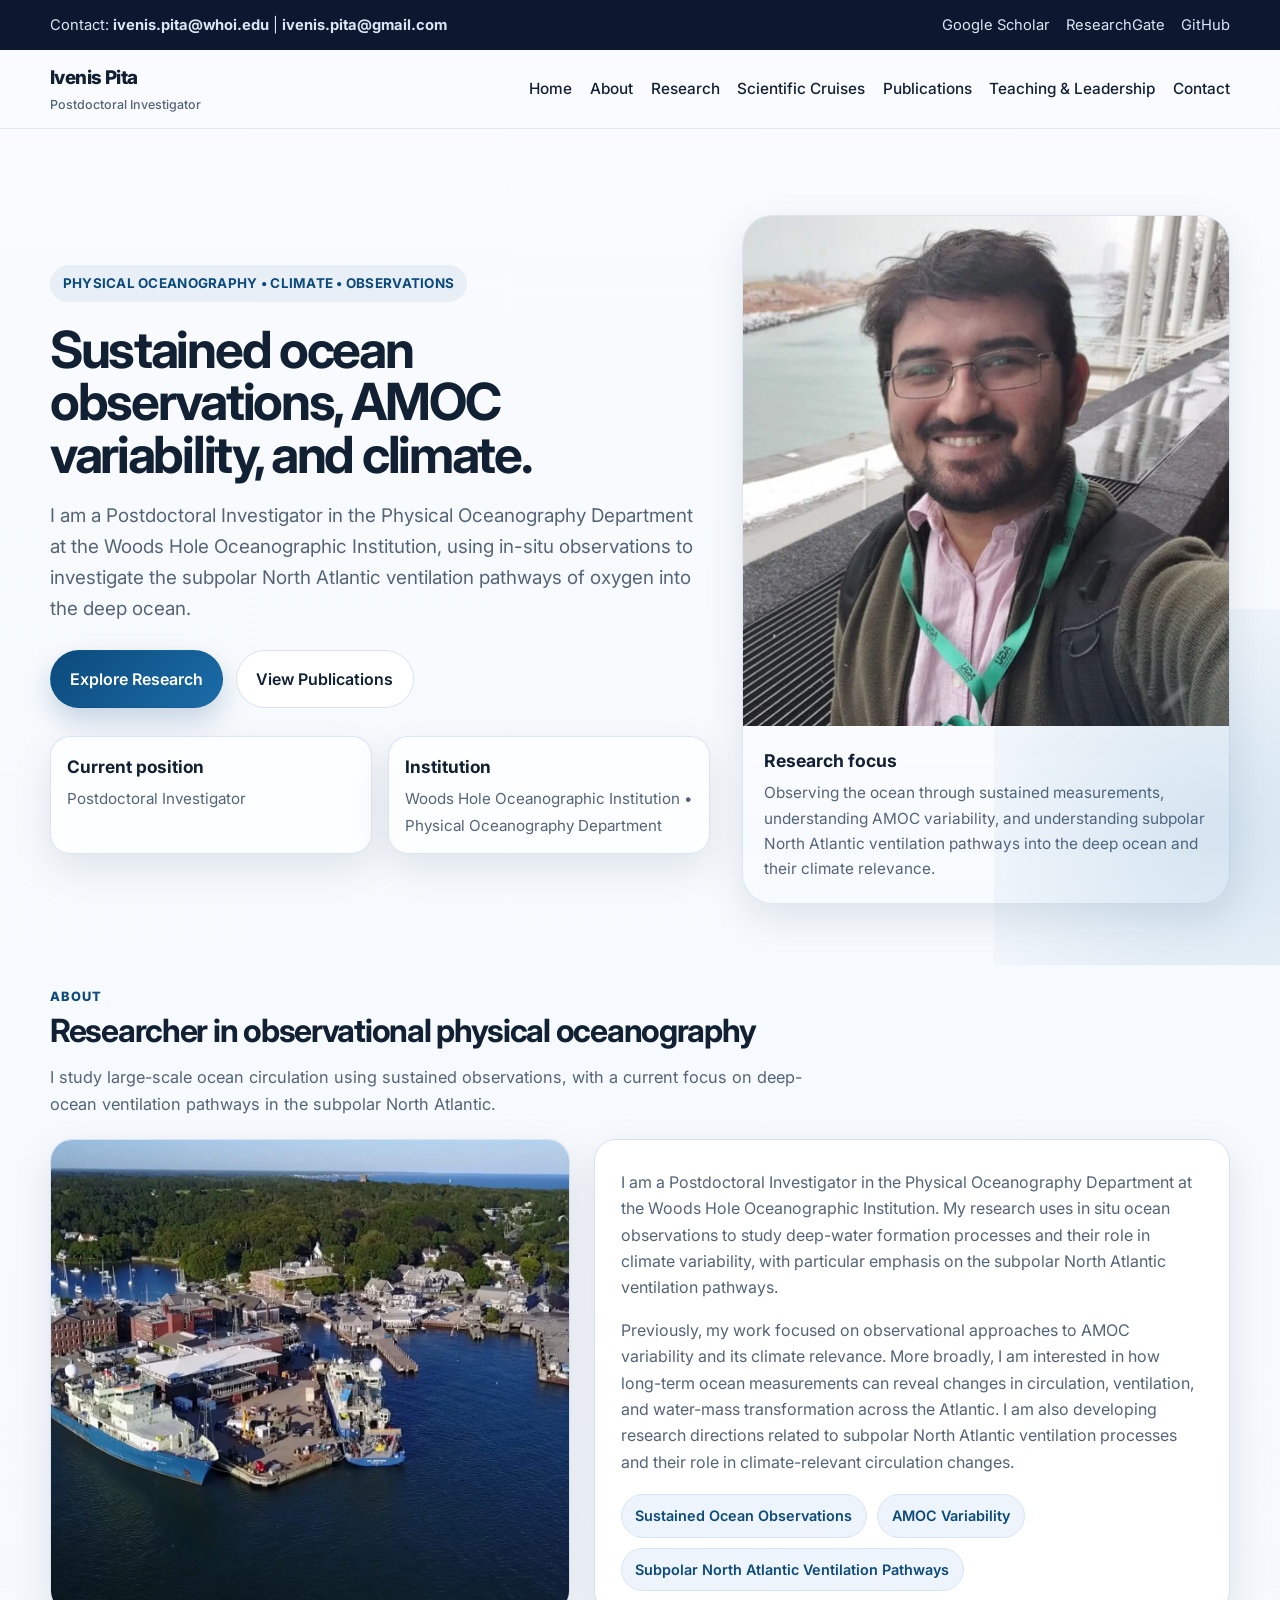
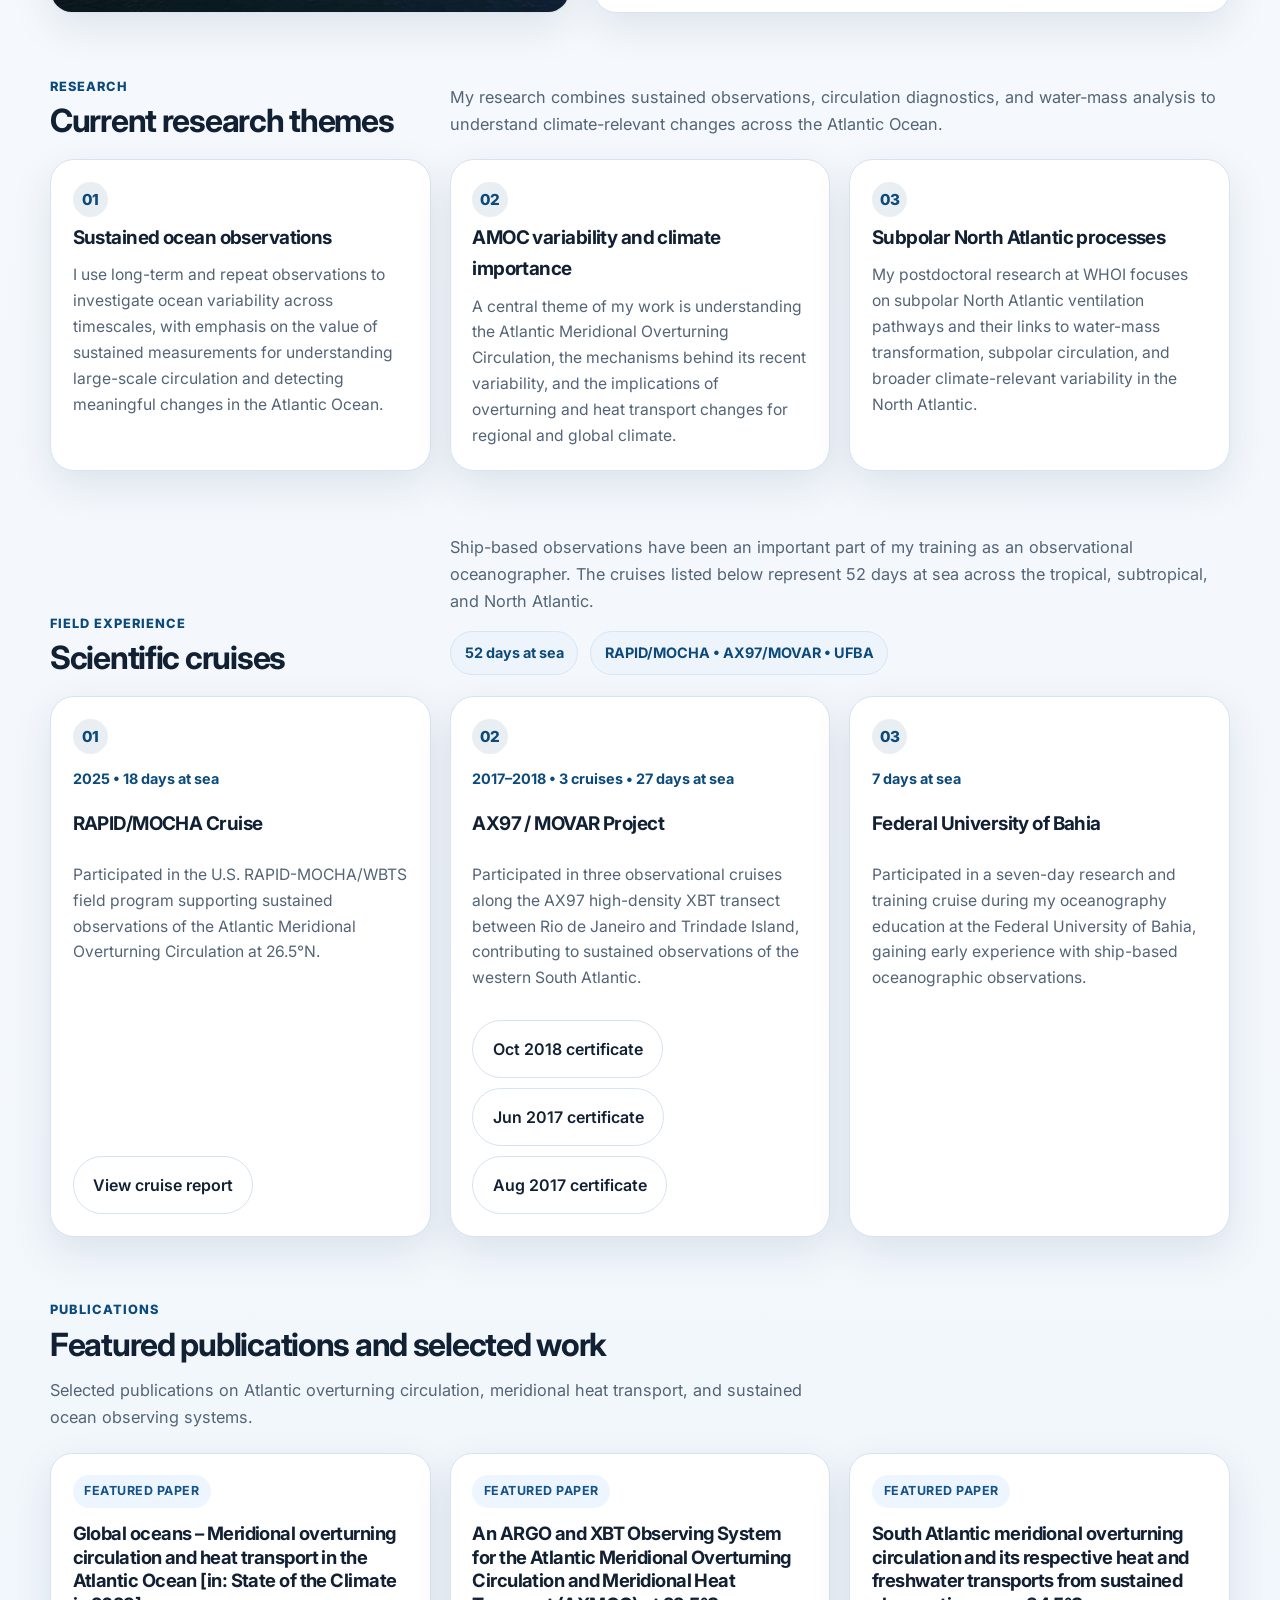
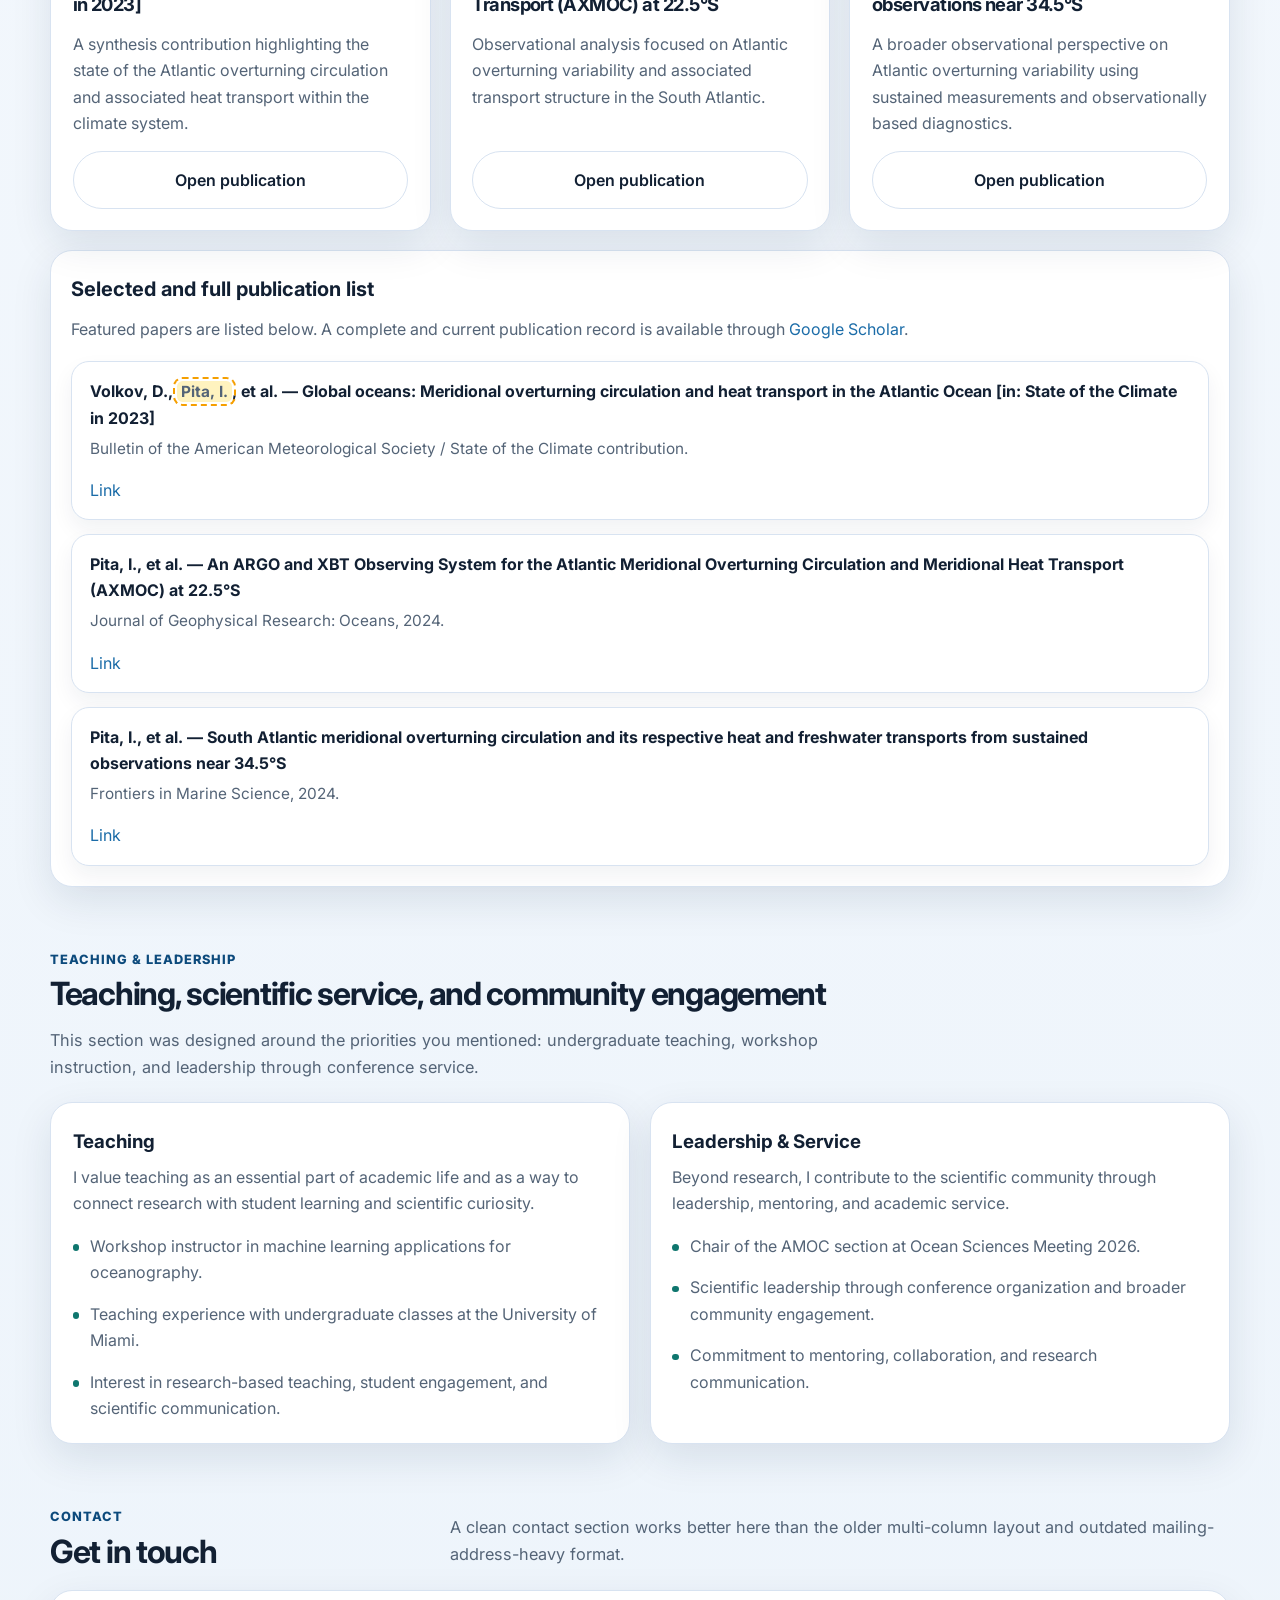
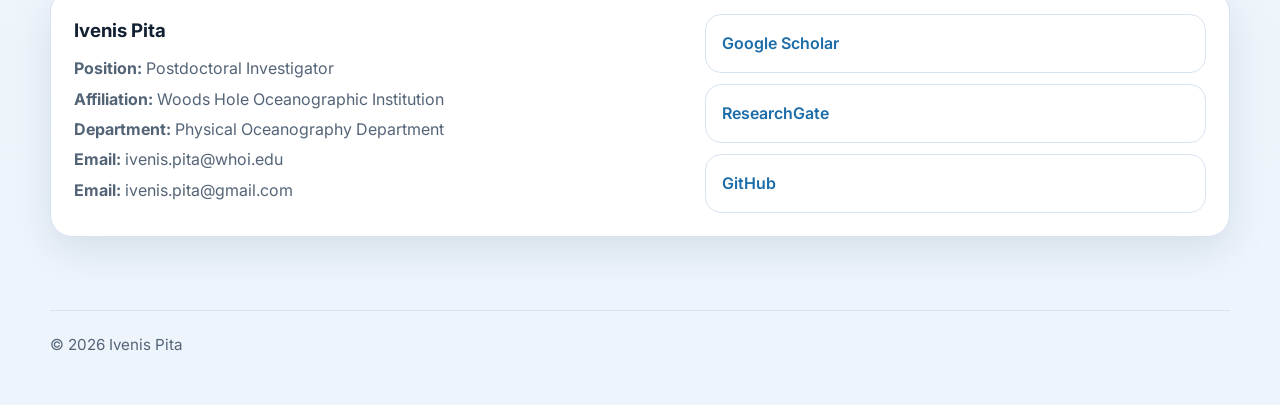
<file: index.html>
<!DOCTYPE html>
<html lang="en-US">
<head>
  <meta charset="UTF-8">
  <meta name="viewport" content="width=device-width, initial-scale=1.0" />
  <title>Ivenis Pita | Postdoctoral Investigator</title>
  <meta name="description" content="Academic website of Ivenis Pita, Postdoctoral Investigator in the Physical Oceanography Department at the Woods Hole Oceanographic Institution, studying the subpolar North Atlantic ventilation pathways of oxygen into the deep ocean." />
  <link rel="preconnect" href="https://fonts.googleapis.com">
  <link rel="preconnect" href="https://fonts.gstatic.com" crossorigin>
  <link href="https://fonts.googleapis.com/css2?family=Inter:wght@300;400;500;600;700;800&display=swap" rel="stylesheet">
  <style>
    :root{
      --bg:#f5f8fc;
      --surface:#ffffff;
      --surface-2:#eef4fb;
      --text:#122033;
      --muted:#546477;
      --line:#d8e3f1;
      --primary:#0c4a7c;
      --primary-2:#1b6ca8;
      --accent:#0f766e;
      --shadow:0 14px 40px rgba(11,35,66,.10);
      --radius:22px;
      --maxw:1180px;
      --highlight-bg:#fff3bf;
      --highlight-border:#f59f00;
    }

    *{box-sizing:border-box}
    html{scroll-behavior:smooth}
    body{
      margin:0;
      font-family:'Inter',system-ui,-apple-system,BlinkMacSystemFont,"Segoe UI",sans-serif;
      color:var(--text);
      background:linear-gradient(180deg,#f9fbfe 0%, #edf4fb 100%);
      line-height:1.65;
    }

    a{color:var(--primary-2);text-decoration:none}
    a:hover{text-decoration:underline}
    img{max-width:100%;display:block}

    .container{
      width:min(var(--maxw), calc(100% - 2rem));
      margin:0 auto;
    }

    .topbar{
      background:#0c1830;
      color:#dbe6f4;
      font-size:.92rem;
    }
    .topbar-inner{
      display:flex;
      justify-content:space-between;
      align-items:center;
      gap:1rem;
      padding:.8rem 0;
      flex-wrap:wrap;
    }
    .topbar .social{
      display:flex;
      gap:1rem;
      align-items:center;
    }
    .topbar a{color:#dbe6f4}

    .site-header{
      position:sticky;
      top:0;
      z-index:50;
      backdrop-filter:blur(10px);
      background:rgba(249,251,254,.82);
      border-bottom:1px solid rgba(216,227,241,.8);
    }
    .nav{
      display:flex;
      justify-content:space-between;
      align-items:center;
      gap:1rem;
      min-height:78px;
    }
    .brand{
      font-weight:800;
      letter-spacing:-.03em;
      font-size:1.18rem;
      color:var(--text);
    }
    .brand small{
      display:block;
      font-weight:500;
      color:var(--muted);
      font-size:.78rem;
      letter-spacing:0;
      margin-top:.12rem;
    }
    .nav-links{
      display:flex;
      gap:1.1rem;
      align-items:center;
      flex-wrap:wrap;
      justify-content:flex-end;
    }
    .nav-links a{
      color:var(--text);
      font-weight:500;
      font-size:.96rem;
    }
    .button{
      display:inline-flex;
      align-items:center;
      justify-content:center;
      gap:.5rem;
      padding:.92rem 1.2rem;
      border-radius:999px;
      border:1px solid transparent;
      font-weight:600;
      transition:.2s ease;
      box-shadow:none;
    }
    .button:hover{text-decoration:none; transform:translateY(-1px)}
    .button-primary{
      background:linear-gradient(135deg,var(--primary),var(--primary-2));
      color:white;
      box-shadow:0 12px 28px rgba(12,74,124,.22);
    }
    .button-secondary{
      background:white;
      color:var(--text);
      border-color:var(--line);
    }

    .hero{
      padding:5.4rem 0 3.8rem;
      position:relative;
      overflow:hidden;
    }
    .hero::before{
      content:"";
      position:absolute;
      inset:auto -12% -10% auto;
      width:440px;
      height:440px;
      background:radial-gradient(circle at center, rgba(27,108,168,.16), rgba(27,108,168,0));
      pointer-events:none;
    }
    .hero-grid{
      display:grid;
      grid-template-columns:1.15fr .85fr;
      gap:2rem;
      align-items:center;
    }
    .eyebrow{
      display:inline-flex;
      align-items:center;
      gap:.5rem;
      padding:.45rem .8rem;
      border-radius:999px;
      background:rgba(27,108,168,.08);
      color:var(--primary);
      font-weight:700;
      font-size:.84rem;
      letter-spacing:.02em;
      text-transform:uppercase;
      margin-bottom:1.2rem;
    }
    h1{
      margin:.1rem 0 1rem;
      font-size:clamp(2.45rem, 4vw, 4.6rem);
      line-height:1.03;
      letter-spacing:-.045em;
    }
    .hero-subtitle{
      font-size:1.18rem;
      color:var(--muted);
      max-width:700px;
      margin-bottom:1.6rem;
    }
    .hero-meta{
      display:grid;
      grid-template-columns:repeat(2, minmax(0,1fr));
      gap:1rem;
      margin-top:1.8rem;
    }
    .stat{
      background:rgba(255,255,255,.75);
      border:1px solid rgba(216,227,241,.9);
      box-shadow:var(--shadow);
      border-radius:20px;
      padding:1rem 1rem .95rem;
    }
    .stat strong{
      display:block;
      font-size:1.08rem;
      margin-bottom:.2rem;
    }
    .stat span{
      color:var(--muted);
      font-size:.95rem;
    }

    .hero-card{
      background:linear-gradient(180deg, rgba(255,255,255,.97), rgba(247,250,254,.94));
      border:1px solid rgba(216,227,241,.85);
      border-radius:30px;
      box-shadow:var(--shadow);
      overflow:hidden;
    }
    .hero-card img{
      width:100%;
      aspect-ratio:4/4.2;
      object-fit:cover;
    }
    .hero-card-content{
      padding:1.2rem 1.3rem 1.35rem;
    }
    .hero-card-content h3{
      margin:0 0 .35rem;
      font-size:1.1rem;
    }
    .hero-card-content p{
      margin:0;
      color:var(--muted);
      font-size:.96rem;
    }

    main section{
      padding:1.3rem 0 2.6rem;
    }

    .section-header{
      display:flex;
      justify-content:space-between;
      gap:1rem;
      align-items:end;
      margin-bottom:1.35rem;
      flex-wrap:wrap;
    }
    .section-kicker{
      color:var(--primary);
      text-transform:uppercase;
      letter-spacing:.08em;
      font-weight:800;
      font-size:.8rem;
      margin-bottom:.45rem;
      display:block;
    }
    h2{
      margin:0;
      font-size:clamp(1.7rem, 2.5vw, 2.6rem);
      letter-spacing:-.04em;
      line-height:1.05;
    }
    .section-intro{
      color:var(--muted);
      max-width:780px;
      margin:0;
      font-size:1.02rem;
    }

    .panel{
      background:var(--surface);
      border:1px solid var(--line);
      border-radius:var(--radius);
      box-shadow:var(--shadow);
    }

    .about-grid{
      display:grid;
      grid-template-columns:.9fr 1.1fr;
      gap:1.5rem;
      align-items:stretch;
    }
    .about-image{
      min-height:420px;
      overflow:hidden;
      border-radius:var(--radius);
    }
    .about-image img{
      width:100%;
      height:100%;
      object-fit:cover;
    }
    .about-text{
      padding:1.6rem 1.6rem 1.3rem;
    }
    .about-text p{
      margin:.2rem 0 1rem;
      color:var(--muted);
      font-size:1rem;
    }
    .tag-list{
      display:flex;
      flex-wrap:wrap;
      gap:.65rem;
      margin-top:1.2rem;
    }
    .tag{
      display:inline-flex;
      padding:.55rem .85rem;
      border-radius:999px;
      background:var(--surface-2);
      color:var(--primary);
      font-weight:600;
      font-size:.9rem;
      border:1px solid #d8e5f3;
    }

    .grid-3{
      display:grid;
      grid-template-columns:repeat(3, minmax(0,1fr));
      gap:1.2rem;
    }
    .card{
      background:var(--surface);
      border:1px solid var(--line);
      border-radius:24px;
      box-shadow:var(--shadow);
      padding:1.35rem;
      height:100%;
    }
    .card h3{
      margin:.3rem 0 .6rem;
      font-size:1.18rem;
      letter-spacing:-.03em;
    }
    .card p{
      margin:0;
      color:var(--muted);
      font-size:.98rem;
    }
    .card-number{
      width:2.2rem;
      height:2.2rem;
      border-radius:999px;
      display:grid;
      place-items:center;
      background:rgba(12,74,124,.09);
      color:var(--primary);
      font-weight:800;
      font-size:.95rem;
    }

    .cruise-summary{
      display:flex;
      gap:.75rem;
      flex-wrap:wrap;
      margin-top:1rem;
    }
    .cruise-stat{
      display:inline-flex;
      align-items:center;
      gap:.45rem;
      padding:.58rem .85rem;
      border-radius:999px;
      background:var(--surface-2);
      color:var(--primary);
      border:1px solid #d8e5f3;
      font-weight:700;
      font-size:.9rem;
    }
    .cruise-card{
      display:flex;
      flex-direction:column;
      gap:.8rem;
    }
    .cruise-card .cruise-meta{
      color:var(--primary);
      font-weight:700;
      font-size:.9rem;
    }
    .cruise-card .button{
      align-self:flex-start;
      margin-top:auto;
    }

    .featured-grid{
      display:grid;
      grid-template-columns:repeat(3, minmax(0,1fr));
      gap:1.2rem;
    }
    .pub-card{
      padding:1.35rem;
      display:flex;
      flex-direction:column;
      gap:.9rem;
    }
    .pub-type{
      display:inline-flex;
      align-self:flex-start;
      background:#edf5ff;
      color:#15538a;
      font-weight:700;
      border-radius:999px;
      padding:.38rem .72rem;
      font-size:.78rem;
      text-transform:uppercase;
      letter-spacing:.04em;
    }
    .pub-card h3{
      margin:0;
      font-size:1.15rem;
      line-height:1.28;
      letter-spacing:-.03em;
    }
    .pub-card p{
      margin:0;
      color:var(--muted);
      flex:1;
    }

    .pub-list{
      margin-top:1.2rem;
      display:grid;
      gap:.85rem;
    }
    .pub-item{
      padding:1rem 1.15rem;
      border-radius:18px;
      background:white;
      border:1px solid var(--line);
      display:flex;
      justify-content:space-between;
      gap:1rem;
      align-items:flex-start;
      flex-wrap:wrap;
      box-shadow:0 10px 22px rgba(11,35,66,.06);
    }
    .pub-item strong{
      display:block;
      margin-bottom:.22rem;
    }
    .pub-item span{
      color:var(--muted);
      font-size:.96rem;
    }

    .two-col{
      display:grid;
      grid-template-columns:1fr 1fr;
      gap:1.2rem;
    }
    .list-clean{
      display:grid;
      gap:.95rem;
      margin:1rem 0 0;
      padding:0;
      list-style:none;
    }
    .list-clean li{
      position:relative;
      padding-left:1.1rem;
      color:var(--muted);
    }
    .list-clean li::before{
      content:"";
      position:absolute;
      left:0;
      top:.72rem;
      width:.42rem;
      height:.42rem;
      border-radius:999px;
      background:var(--accent);
    }

    .contact-card{
      padding:1.45rem;
    }
    .contact-grid{
      display:grid;
      grid-template-columns:1.1fr .9fr;
      gap:1.2rem;
    }
    .contact-info p{
      margin:.25rem 0;
      color:var(--muted);
    }
    .contact-links{
      display:grid;
      gap:.7rem;
    }
    .contact-link{
      padding:.95rem 1rem;
      border-radius:16px;
      border:1px solid var(--line);
      background:#fff;
      font-weight:600;
    }

    .highlight{
      background:var(--highlight-bg) !important;
      border:2px dashed var(--highlight-border) !important;
      position:relative;
    }
    .highlight-inline{
      background:var(--highlight-bg);
      outline:2px dashed var(--highlight-border);
      outline-offset:2px;
      padding:.05rem .25rem;
      border-radius:.35rem;
    }

    footer{
      padding:2rem 0 3rem;
      color:var(--muted);
      font-size:.95rem;
    }
    .footer-inner{
      display:flex;
      justify-content:space-between;
      gap:1rem;
      flex-wrap:wrap;
      border-top:1px solid var(--line);
      padding-top:1.3rem;
    }

    @media (max-width: 980px){
      .hero-grid,
      .about-grid,
      .contact-grid,
      .two-col,
      .featured-grid,
      .grid-3{
        grid-template-columns:1fr;
      }
      .hero-meta{
        grid-template-columns:1fr;
      }
      .nav{
        padding:1rem 0;
      }
      .nav-links{
        gap:.8rem;
      }
    }

    @media (max-width: 640px){
      .hero{
        padding-top:4.2rem;
      }
      .topbar-inner{
        padding:.9rem 0;
      }
      .brand{
        font-size:1.05rem;
      }
      .button{
        width:100%;
      }
      .hero-actions{
        display:grid;
        gap:.7rem;
      }
    }
  </style>
</head>
<body>
  <div class="topbar">
    <div class="container topbar-inner">
      <div>Contact: <strong>ivenis.pita@whoi.edu</strong> | <strong>ivenis.pita@gmail.com</strong></div>
      <div class="social">
        <a href="https://scholar.google.com/citations?user=HHpH-NsAAAAJ&hl=en" target="_blank" rel="noopener">Google Scholar</a>
        <a href="https://www.researchgate.net/profile/Ivenis_Pita2" target="_blank" rel="noopener">ResearchGate</a>
        <a href="https://github.com/ivenispita" target="_blank" rel="noopener">GitHub</a>
        <!-- <a href="https://www.instagram.com/ivenispita" target="_blank" rel="noopener">Instagram</a> -->
      </div>
    </div>
  </div>

  <header class="site-header">
    <div class="container nav">
      <div class="brand">
        Ivenis Pita
        <small>Postdoctoral Investigator</small>
      </div>
      <nav class="nav-links" aria-label="Main navigation">
        <a href="#home">Home</a>
        <a href="#about">About</a>
        <a href="#research">Research</a>
        <a href="#cruises">Scientific Cruises</a>
        <a href="#publications">Publications</a>
        <a href="#teaching">Teaching & Leadership</a>
        <a href="#contact">Contact</a>
      </nav>
    </div>
  </header>

  <main>
    <section id="home" class="hero">
      <div class="container hero-grid">
        <div>
          <div class="eyebrow">Physical Oceanography • Climate • Observations</div>
          <h1>Sustained ocean observations, AMOC variability, and climate.</h1>
          <p class="hero-subtitle">
            I am a Postdoctoral Investigator in the Physical Oceanography Department at the Woods Hole Oceanographic Institution, using in-situ observations to investigate the subpolar North Atlantic ventilation pathways of oxygen into the deep ocean.
          </p>
          <div class="hero-actions" style="display:flex; gap:.8rem; flex-wrap:wrap;">
            <a class="button button-primary" href="#research">Explore Research</a>
            <a class="button button-secondary" href="#publications">View Publications</a>
          </div>
          <div class="hero-meta">
            <div class="stat">
              <strong>Current position</strong>
              <span>Postdoctoral Investigator</span>
            </div>
            <div class="stat">
              <strong>Institution</strong>
              <span>Woods Hole Oceanographic Institution • Physical Oceanography Department</span>
            </div>
          </div>
        </div>

        <aside class="hero-card">
          <img src="img/me.jpg" alt="Portrait of Ivenis Pita">
          <div class="hero-card-content">
            <h3>Research focus</h3>
            <p>
              Observing the ocean through sustained measurements, understanding AMOC variability, and understanding subpolar North Atlantic ventilation pathways into the deep ocean and their climate relevance.
            </p>
          </div>
        </aside>
      </div>
    </section>

    <section id="about">
      <div class="container">
        <div class="section-header">
          <div>
            <span class="section-kicker">About</span>
            <h2>Researcher in observational physical oceanography</h2>
          </div>
          <p class="section-intro">
            I study large-scale ocean circulation using sustained observations, with a current focus on deep-ocean ventilation pathways in the subpolar North Atlantic.
          </p>
        </div>

        <div class="about-grid">
          <div class="about-image panel">
            <img src="img/whoi.jpg" alt="WHOI">
          </div>
          <article class="about-text panel">
            <p>
              I am a Postdoctoral Investigator in the Physical Oceanography Department at the Woods Hole Oceanographic Institution. My research uses in situ ocean observations to study deep-water formation processes and their role in climate variability, with particular emphasis on the subpolar North Atlantic ventilation pathways.
            </p>
            <p>
              Previously, my work focused on observational approaches to AMOC variability and its climate relevance. More broadly, I am interested in how long-term ocean measurements can reveal changes in circulation, ventilation, and water-mass transformation across the Atlantic. I am also developing research directions related to subpolar North Atlantic ventilation processes and their role in climate-relevant circulation changes.
            </p>

            <div class="tag-list">
              <span class="tag">Sustained Ocean Observations</span>
              <span class="tag">AMOC Variability</span>
              <span class="tag">Subpolar North Atlantic Ventilation Pathways</span>
            </div>
          </article>
        </div>
      </div>
    </section>

    <section id="research">
      <div class="container">
        <div class="section-header">
          <div>
            <span class="section-kicker">Research</span>
            <h2>Current research themes</h2>
          </div>
          <p class="section-intro">
            My research combines sustained observations, circulation diagnostics, and water-mass analysis to understand climate-relevant changes across the Atlantic Ocean.
          </p>
        </div>

        <div class="grid-3">
          <article class="card">
            <div class="card-number">01</div>
            <h3>Sustained ocean observations</h3>
            <p>
              I use long-term and repeat observations to investigate ocean variability across timescales, with emphasis on the value of sustained measurements for understanding large-scale circulation and detecting meaningful changes in the Atlantic Ocean.
            </p>
          </article>

          <article class="card">
            <div class="card-number">02</div>
            <h3>AMOC variability and climate importance</h3>
            <p>
              A central theme of my work is understanding the Atlantic Meridional Overturning Circulation, the mechanisms behind its recent variability, and the implications of overturning and heat transport changes for regional and global climate.
            </p>
          </article>

          <article class="card">
            <div class="card-number">03</div>
            <h3>Subpolar North Atlantic processes</h3>
            <p>
              My postdoctoral research at WHOI focuses on subpolar North Atlantic ventilation pathways and their links to water-mass transformation, subpolar circulation, and broader climate-relevant variability in the North Atlantic.
            </p>
          </article>
        </div>
      </div>
    </section>

    <section id="cruises">
      <div class="container">
        <div class="section-header">
          <div>
            <span class="section-kicker">Field Experience</span>
            <h2>Scientific cruises</h2>
          </div>
          <div>
            <p class="section-intro">
              Ship-based observations have been an important part of my training as an observational oceanographer. The cruises listed below represent 52 days at sea across the tropical, subtropical, and North Atlantic.
            </p>
            <div class="cruise-summary" aria-label="Cruise experience summary">
              <span class="cruise-stat">52 days at sea</span>
              <span class="cruise-stat">RAPID/MOCHA • AX97/MOVAR • UFBA</span>
            </div>
          </div>
        </div>

        <div class="grid-3">
          <article class="card cruise-card">
            <div class="card-number">01</div>
            <div class="cruise-meta">2025 • 18 days at sea</div>
            <h3>RAPID/MOCHA Cruise</h3>
            <p>
              Participated in the U.S. RAPID-MOCHA/WBTS field program supporting sustained observations of the Atlantic Meridional Overturning Circulation at 26.5°N.
            </p>
            <a class="button button-secondary" href="https://scholarship.miami.edu/esploro/outputs/report/Cruise-Report-for-the-US-Rapid-MOCHA-WBTS/991032629435302976" target="_blank" rel="noopener">View cruise report</a>
          </article>

          <article class="card cruise-card">
            <div class="card-number">02</div>
            <div class="cruise-meta">2017–2018 • 3 cruises • 27 days at sea</div>
            <h3>AX97 / MOVAR Project</h3>
            <p>
              Participated in three observational cruises along the AX97 high-density XBT transect between Rio de Janeiro and Trindade Island, contributing to sustained observations of the western South Atlantic.
            </p>
            <div style="display:flex; flex-wrap:wrap; gap:.65rem; margin-top:1rem;">
              <a class="button button-secondary" href="files/cruises/PROTRINDADE_OUT_2018.pdf" target="_blank" rel="noopener">Oct 2018 certificate</a>
              <a class="button button-secondary" href="files/cruises/PROTRINDADE_JUN_2017-10.pdf" target="_blank" rel="noopener">Jun 2017 certificate</a>
              <a class="button button-secondary" href="files/cruises/PROTRINDADE_AGO_2017.pdf" target="_blank" rel="noopener">Aug 2017 certificate</a>
            </div>
          </article>

          <article class="card cruise-card">
            <div class="card-number">03</div>
            <div class="cruise-meta">7 days at sea</div>
            <h3>Federal University of Bahia</h3>
            <p>
              Participated in a seven-day research and training cruise during my oceanography education at the Federal University of Bahia, gaining early experience with ship-based oceanographic observations.
            </p>
          </article>
        </div>
      </div>
    </section>

    <section id="publications">
      <div class="container">
        <div class="section-header">
          <div>
            <span class="section-kicker">Publications</span>
            <h2>Featured publications and selected work</h2>
          </div>
          <p class="section-intro">
            Selected publications on Atlantic overturning circulation, meridional heat transport, and sustained ocean observing systems.
          </p>
        </div>

        <div class="featured-grid">
          <article class="panel pub-card">
            <span class="pub-type">Featured paper</span>
            <h3>Global oceans – Meridional overturning circulation and heat transport in the Atlantic Ocean [in: State of the Climate in 2023]</h3>
            <p>
              A synthesis contribution highlighting the state of the Atlantic overturning circulation and associated heat transport within the climate system.
            </p>
            <a class="button button-secondary" href="https://doi.org/10.1175/BAMS-D-24-0100.1" target="_blank" rel="noopener">Open publication</a>
          </article>

          <article class="panel pub-card">
            <span class="pub-type">Featured paper</span>
            <h3>An ARGO and XBT Observing System for the Atlantic Meridional Overturning Circulation and Meridional Heat Transport (AXMOC) at 22.5°S</h3>
            <p>
              Observational analysis focused on Atlantic overturning variability and associated transport structure in the South Atlantic.
            </p>
            <a class="button button-secondary" href="https://agupubs.onlinelibrary.wiley.com/doi/abs/10.1029/2023JC020010" target="_blank" rel="noopener">Open publication</a>
          </article>

          <article class="panel pub-card">
            <span class="pub-type">Featured paper</span>
            <h3>South Atlantic meridional overturning circulation and its respective heat and freshwater transports from sustained observations near 34.5°S</h3>
            <p>
              A broader observational perspective on Atlantic overturning variability using sustained measurements and observationally based diagnostics.
            </p>
            <a class="button button-secondary" href="https://www.frontiersin.org/journals/marine-science/articles/10.3389/fmars.2024.1474133/full" target="_blank" rel="noopener">Open publication</a>
          </article>
        </div>

        <div class="panel" style="padding:1.25rem; margin-top:1.2rem;">
          <h3 style="margin:.1rem 0 .6rem; font-size:1.25rem;">Selected and full publication list</h3>
          <p style="margin:0 0 1rem; color:var(--muted);">
            Featured papers are listed below. A complete and current publication record is available through <a href="https://scholar.google.com/citations?user=HHpH-NsAAAAJ&hl=en" target="_blank" rel="noopener">Google Scholar</a>.
          </p>

          <div class="pub-list">
            <div class="pub-item">
              <div>
                <strong>Volkov, D., <span class="highlight-inline">Pita, I.</span>, et al. — Global oceans: Meridional overturning circulation and heat transport in the Atlantic Ocean [in: State of the Climate in 2023]</strong>
                <span>Bulletin of the American Meteorological Society / State of the Climate contribution.</span>
              </div>
              <a href="https://doi.org/10.1175/BAMS-D-24-0100.1" target="_blank" rel="noopener">Link</a>
            </div>

            <div class="pub-item">
              <div>
                <strong>Pita, I., et al. — An ARGO and XBT Observing System for the Atlantic Meridional Overturning Circulation and Meridional Heat Transport (AXMOC) at 22.5°S</strong>
                <span>Journal of Geophysical Research: Oceans, 2024.</span>
              </div>
              <a href="https://agupubs.onlinelibrary.wiley.com/doi/abs/10.1029/2023JC020010" target="_blank" rel="noopener">Link</a>
            </div>

            <div class="pub-item">
              <div>
                <strong>Pita, I., et al. — South Atlantic meridional overturning circulation and its respective heat and freshwater transports from sustained observations near 34.5°S</strong>
                <span>Frontiers in Marine Science, 2024.</span>
              </div>
              <a href="https://www.frontiersin.org/journals/marine-science/articles/10.3389/fmars.2024.1474133/full" target="_blank" rel="noopener">Link</a>
            </div>
          </div>
        </div>
      </div>
    </section>

    <section id="teaching">
      <div class="container">
        <div class="section-header">
          <div>
            <span class="section-kicker">Teaching & Leadership</span>
            <h2>Teaching, scientific service, and community engagement</h2>
          </div>
          <p class="section-intro">
            This section was designed around the priorities you mentioned: undergraduate teaching, workshop instruction, and leadership through conference service.
          </p>
        </div>

        <div class="two-col">
          <article class="panel" style="padding:1.35rem;">
            <h3 style="margin:.1rem 0 .4rem;">Teaching</h3>
            <p style="margin:0; color:var(--muted);">
              I value teaching as an essential part of academic life and as a way to connect research with student learning and scientific curiosity.
            </p>
            <ul class="list-clean">
              <li>Workshop instructor in machine learning applications for oceanography.</li>
              <li>Teaching experience with undergraduate classes at the University of Miami.</li>
              <li>Interest in research-based teaching, student engagement, and scientific communication.</li>
            </ul>
          </article>

          <article class="panel" style="padding:1.35rem;">
            <h3 style="margin:.1rem 0 .4rem;">Leadership & Service</h3>
            <p style="margin:0; color:var(--muted);">
              Beyond research, I contribute to the scientific community through leadership, mentoring, and academic service.
            </p>
            <ul class="list-clean">
              <li>Chair of the AMOC section at Ocean Sciences Meeting 2026.</li>
              <li>Scientific leadership through conference organization and broader community engagement.</li>
              <li>Commitment to mentoring, collaboration, and research communication.</li>
            </ul>
          </article>
        </div>
      </div>
    </section>

    <section id="contact">
      <div class="container">
        <div class="section-header">
          <div>
            <span class="section-kicker">Contact</span>
            <h2>Get in touch</h2>
          </div>
          <p class="section-intro">
            A clean contact section works better here than the older multi-column layout and outdated mailing-address-heavy format.
          </p>
        </div>

        <div class="panel contact-card">
          <div class="contact-grid">
            <div class="contact-info">
              <h3 style="margin:.1rem 0 .55rem;">Ivenis Pita</h3>
              <p><strong>Position:</strong> Postdoctoral Investigator</p>
              <p><strong>Affiliation:</strong> Woods Hole Oceanographic Institution</p>
              <p><strong>Department:</strong> Physical Oceanography Department</p>
              <p><strong>Email:</strong> ivenis.pita@whoi.edu</p>
              <p><strong>Email:</strong> ivenis.pita@gmail.com</p>
            </div>

            <div class="contact-links">
              <a class="contact-link" href="https://scholar.google.com/citations?user=HHpH-NsAAAAJ&hl=en" target="_blank" rel="noopener">Google Scholar</a>
              <a class="contact-link" href="https://www.researchgate.net/profile/Ivenis_Pita2" target="_blank" rel="noopener">ResearchGate</a>
              <a class="contact-link" href="https://github.com/ivenispita" target="_blank" rel="noopener">GitHub</a>
            </div>
          </div>
        </div>
      </div>
    </section>
  </main>

  <footer>
    <div class="container footer-inner">
      <div>© 2026 Ivenis Pita</div>
    </div>
  </footer>
</body>
</html>
</file>
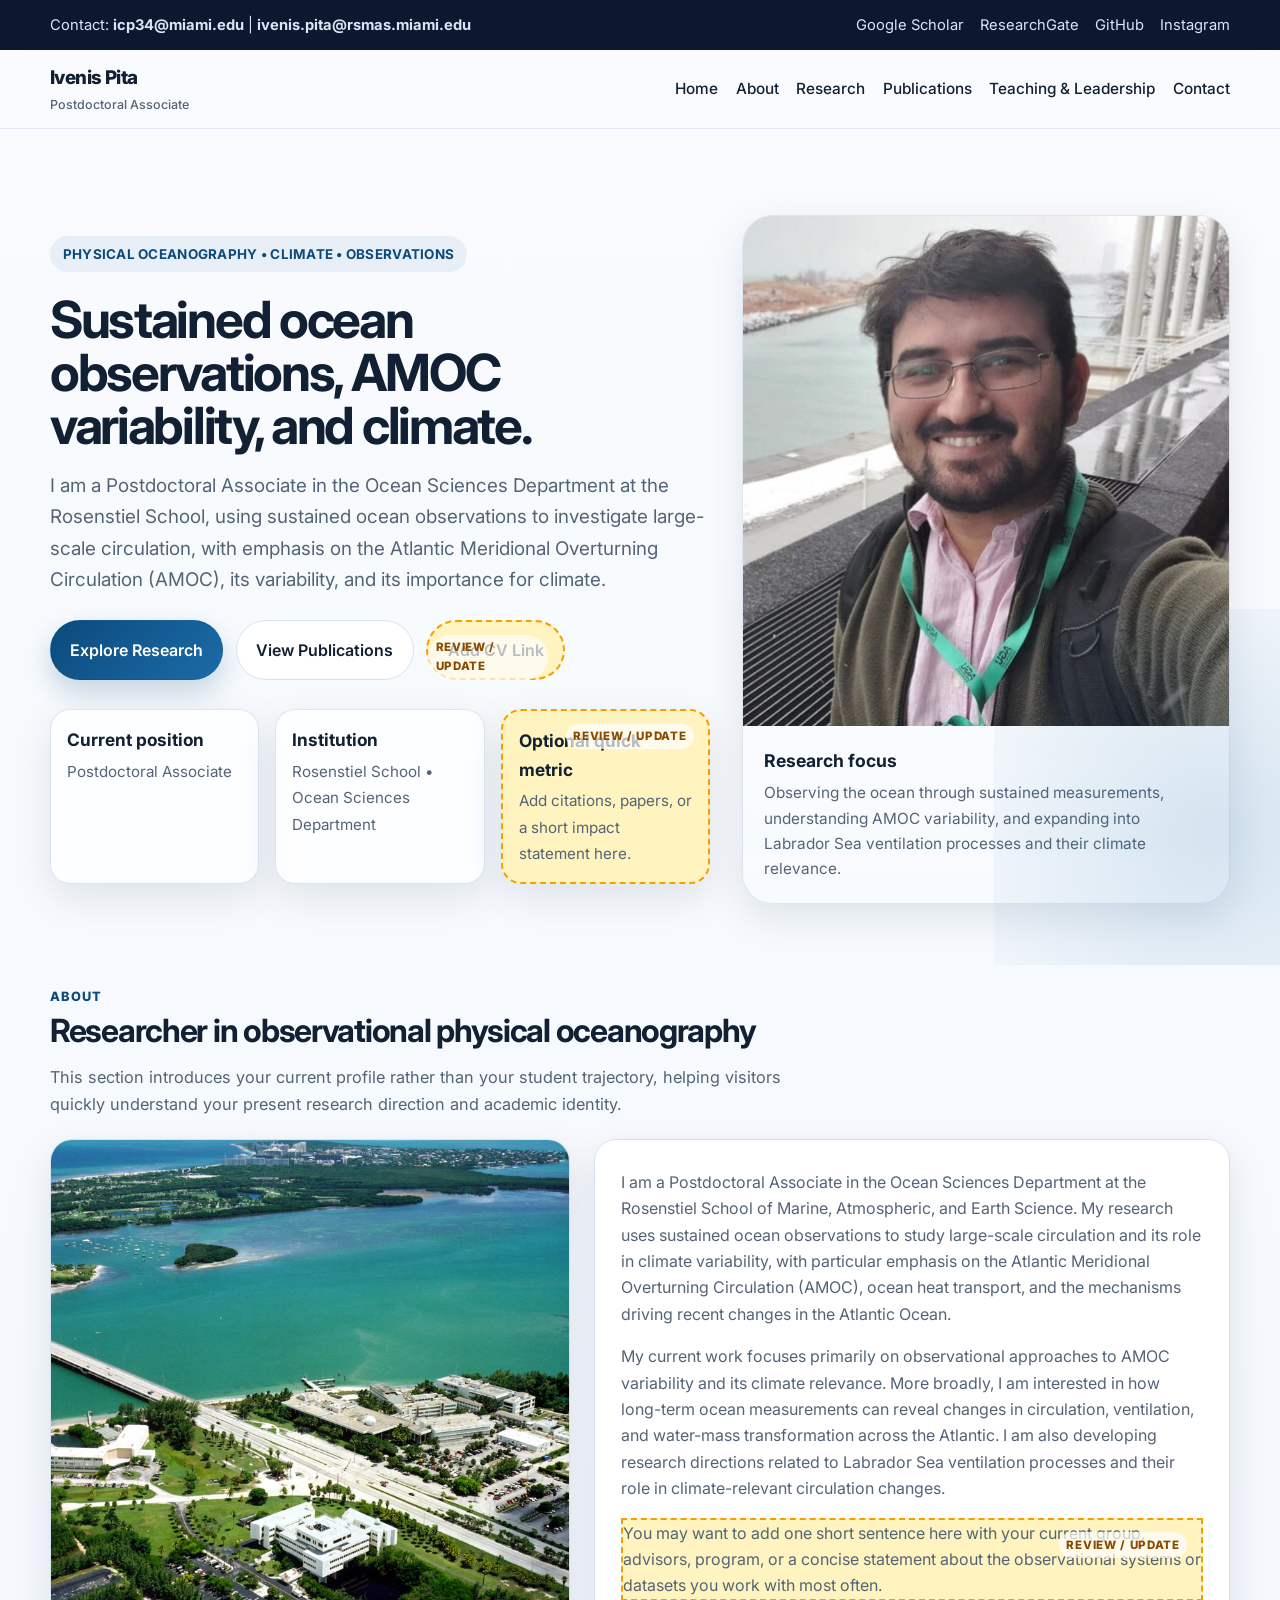
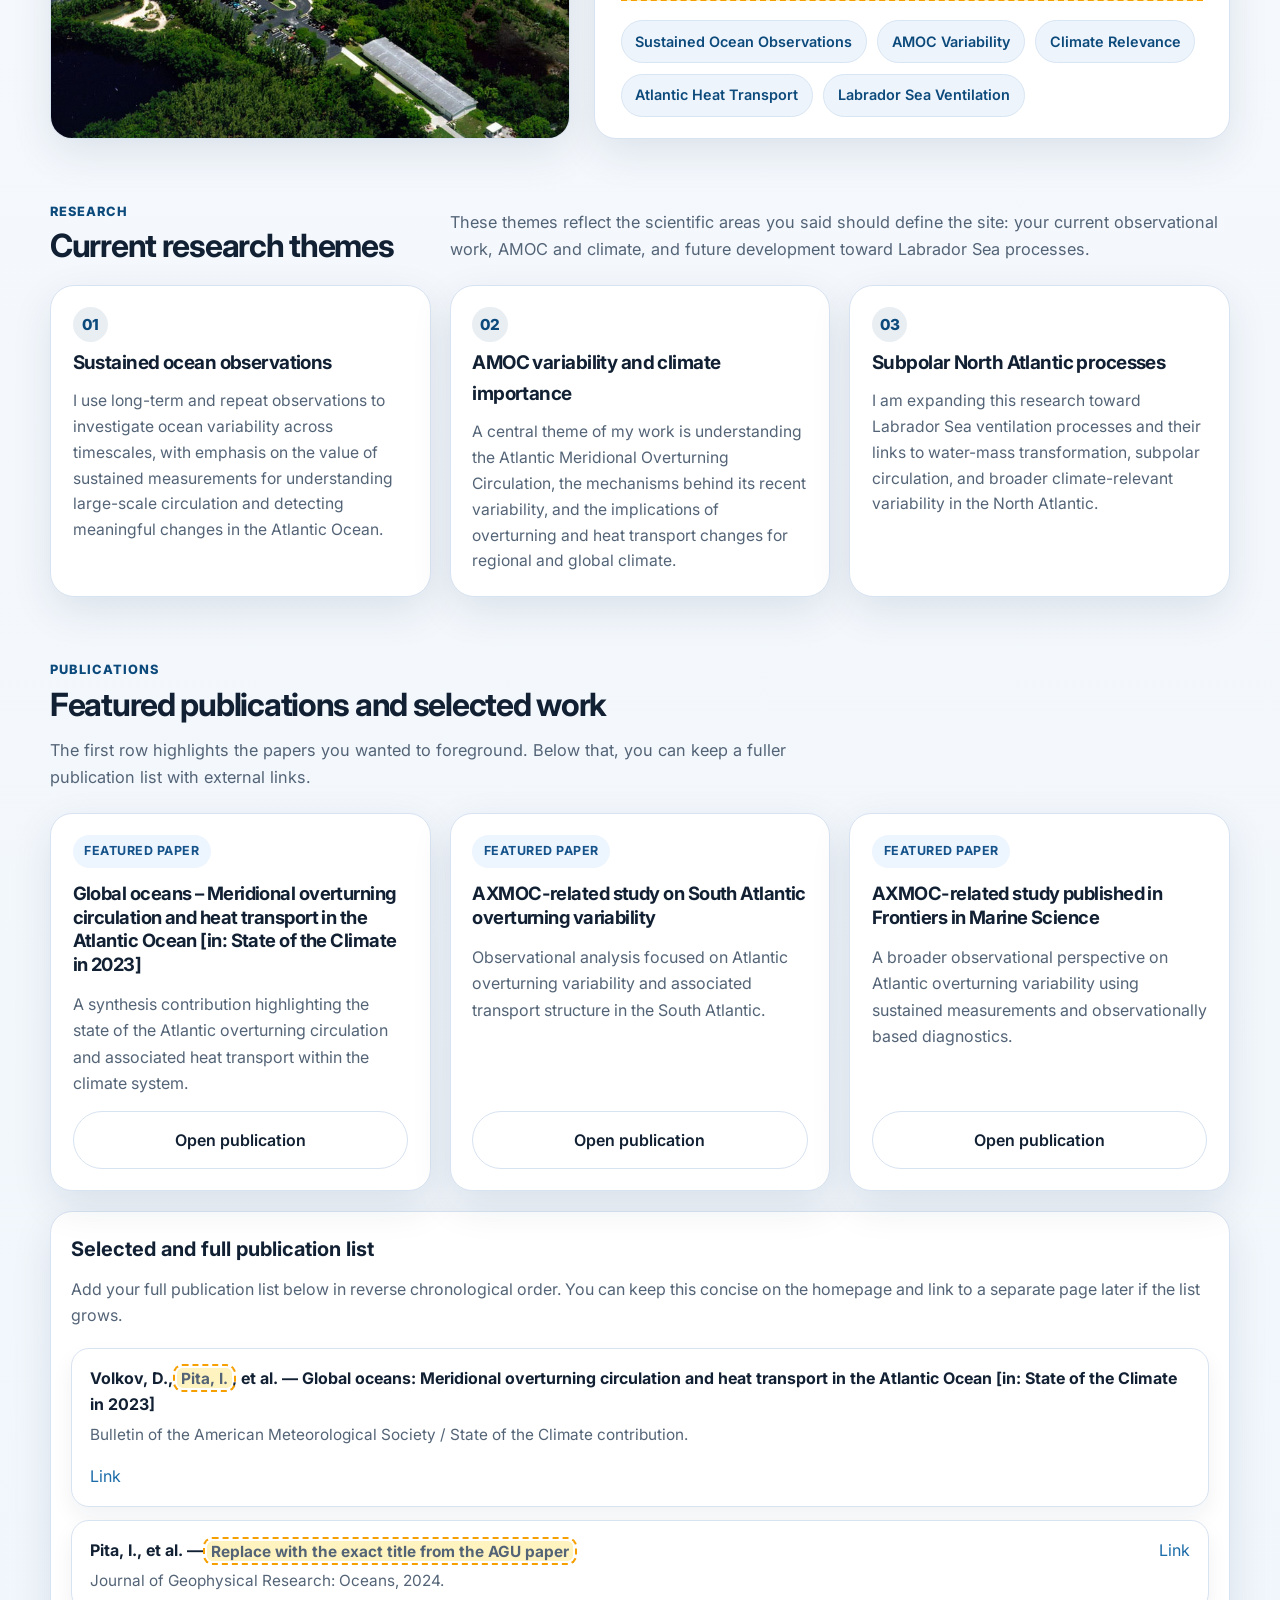
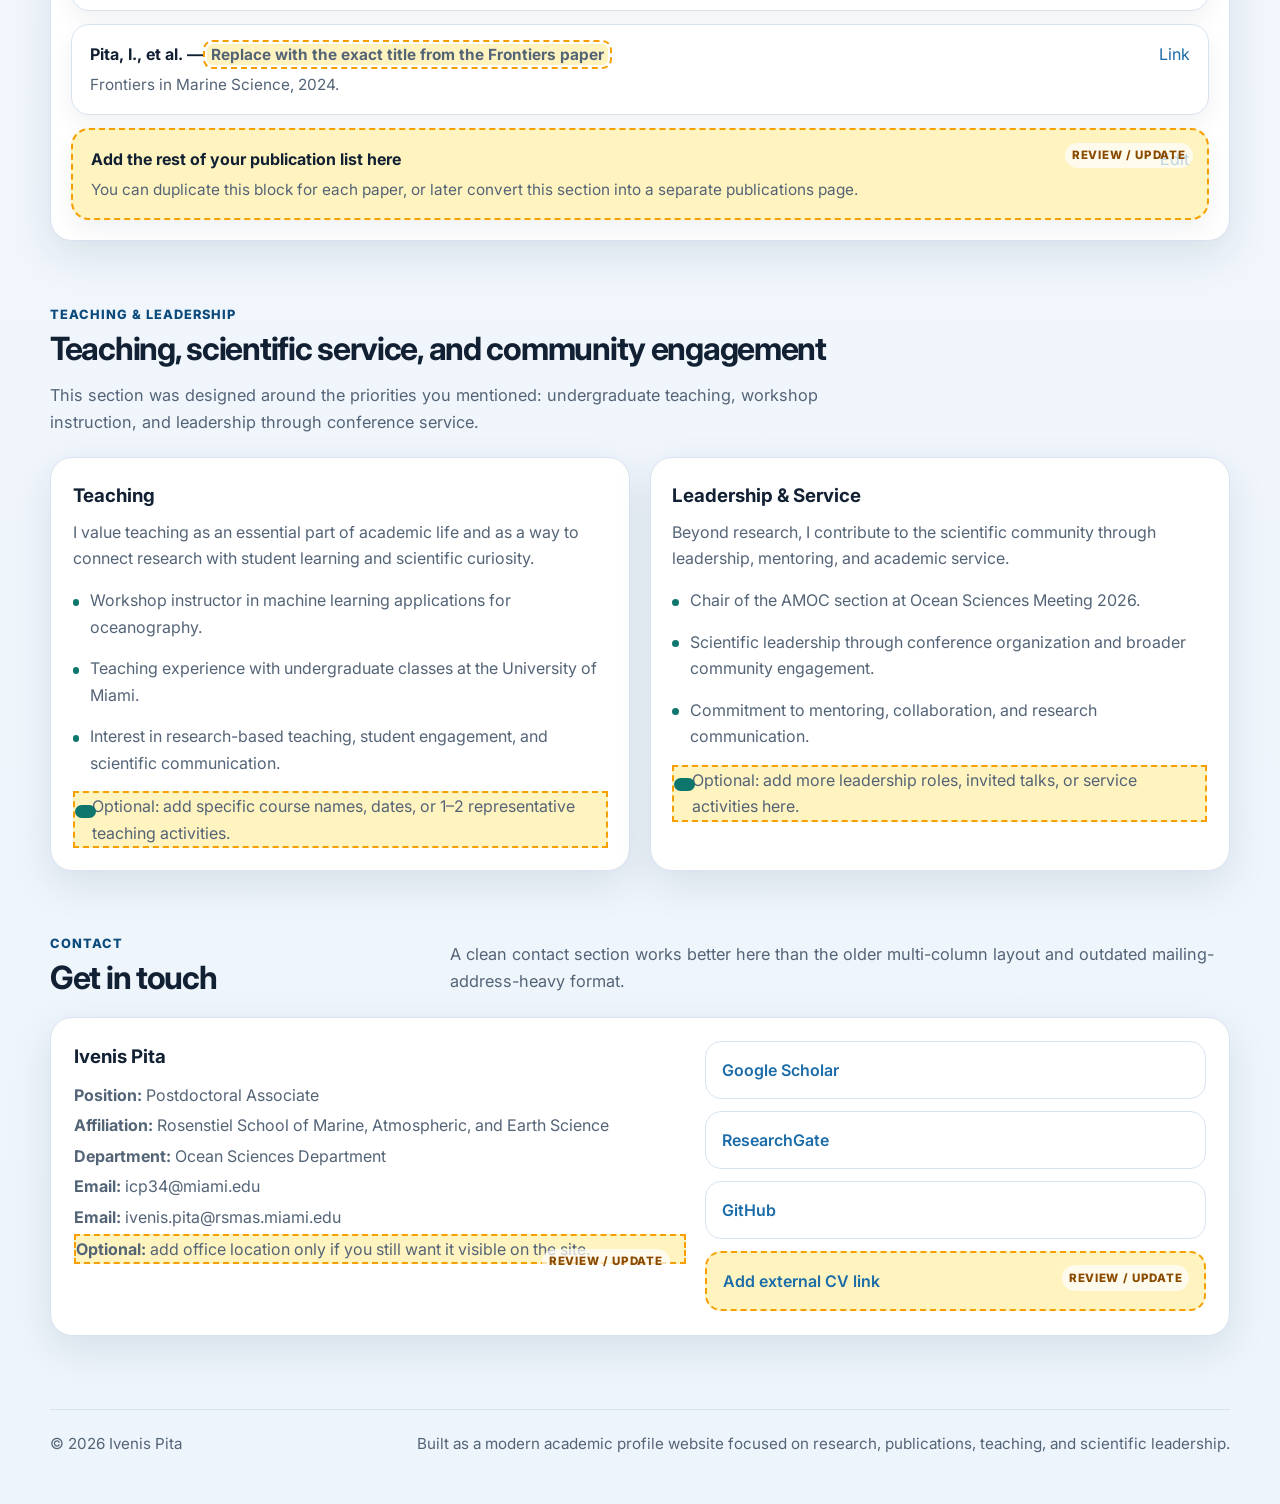
<file: index_UM.html>
<!DOCTYPE html>
<html lang="en-US">
<head>
  <meta charset="UTF-8">
  <meta name="viewport" content="width=device-width, initial-scale=1.0" />
  <title>Ivenis Pita | Postdoctoral Associate</title>
  <meta name="description" content="Academic website of Ivenis Pita, Postdoctoral Associate in the Ocean Sciences Department at the Rosenstiel School, studying sustained ocean observations, AMOC variability, and climate." />
  <link rel="preconnect" href="https://fonts.googleapis.com">
  <link rel="preconnect" href="https://fonts.gstatic.com" crossorigin>
  <link href="https://fonts.googleapis.com/css2?family=Inter:wght@300;400;500;600;700;800&display=swap" rel="stylesheet">
  <style>
    :root{
      --bg:#f5f8fc;
      --surface:#ffffff;
      --surface-2:#eef4fb;
      --text:#122033;
      --muted:#546477;
      --line:#d8e3f1;
      --primary:#0c4a7c;
      --primary-2:#1b6ca8;
      --accent:#0f766e;
      --shadow:0 14px 40px rgba(11,35,66,.10);
      --radius:22px;
      --maxw:1180px;
      --highlight-bg:#fff3bf;
      --highlight-border:#f59f00;
    }

    *{box-sizing:border-box}
    html{scroll-behavior:smooth}
    body{
      margin:0;
      font-family:'Inter',system-ui,-apple-system,BlinkMacSystemFont,"Segoe UI",sans-serif;
      color:var(--text);
      background:linear-gradient(180deg,#f9fbfe 0%, #edf4fb 100%);
      line-height:1.65;
    }

    a{color:var(--primary-2);text-decoration:none}
    a:hover{text-decoration:underline}
    img{max-width:100%;display:block}

    .container{
      width:min(var(--maxw), calc(100% - 2rem));
      margin:0 auto;
    }

    .topbar{
      background:#0c1830;
      color:#dbe6f4;
      font-size:.92rem;
    }
    .topbar-inner{
      display:flex;
      justify-content:space-between;
      align-items:center;
      gap:1rem;
      padding:.8rem 0;
      flex-wrap:wrap;
    }
    .topbar .social{
      display:flex;
      gap:1rem;
      align-items:center;
    }
    .topbar a{color:#dbe6f4}

    .site-header{
      position:sticky;
      top:0;
      z-index:50;
      backdrop-filter:blur(10px);
      background:rgba(249,251,254,.82);
      border-bottom:1px solid rgba(216,227,241,.8);
    }
    .nav{
      display:flex;
      justify-content:space-between;
      align-items:center;
      gap:1rem;
      min-height:78px;
    }
    .brand{
      font-weight:800;
      letter-spacing:-.03em;
      font-size:1.18rem;
      color:var(--text);
    }
    .brand small{
      display:block;
      font-weight:500;
      color:var(--muted);
      font-size:.78rem;
      letter-spacing:0;
      margin-top:.12rem;
    }
    .nav-links{
      display:flex;
      gap:1.1rem;
      align-items:center;
      flex-wrap:wrap;
      justify-content:flex-end;
    }
    .nav-links a{
      color:var(--text);
      font-weight:500;
      font-size:.96rem;
    }
    .button{
      display:inline-flex;
      align-items:center;
      justify-content:center;
      gap:.5rem;
      padding:.92rem 1.2rem;
      border-radius:999px;
      border:1px solid transparent;
      font-weight:600;
      transition:.2s ease;
      box-shadow:none;
    }
    .button:hover{text-decoration:none; transform:translateY(-1px)}
    .button-primary{
      background:linear-gradient(135deg,var(--primary),var(--primary-2));
      color:white;
      box-shadow:0 12px 28px rgba(12,74,124,.22);
    }
    .button-secondary{
      background:white;
      color:var(--text);
      border-color:var(--line);
    }

    .hero{
      padding:5.4rem 0 3.8rem;
      position:relative;
      overflow:hidden;
    }
    .hero::before{
      content:"";
      position:absolute;
      inset:auto -12% -10% auto;
      width:440px;
      height:440px;
      background:radial-gradient(circle at center, rgba(27,108,168,.16), rgba(27,108,168,0));
      pointer-events:none;
    }
    .hero-grid{
      display:grid;
      grid-template-columns:1.15fr .85fr;
      gap:2rem;
      align-items:center;
    }
    .eyebrow{
      display:inline-flex;
      align-items:center;
      gap:.5rem;
      padding:.45rem .8rem;
      border-radius:999px;
      background:rgba(27,108,168,.08);
      color:var(--primary);
      font-weight:700;
      font-size:.84rem;
      letter-spacing:.02em;
      text-transform:uppercase;
      margin-bottom:1.2rem;
    }
    h1{
      margin:.1rem 0 1rem;
      font-size:clamp(2.45rem, 4vw, 4.6rem);
      line-height:1.03;
      letter-spacing:-.045em;
    }
    .hero-subtitle{
      font-size:1.18rem;
      color:var(--muted);
      max-width:700px;
      margin-bottom:1.6rem;
    }
    .hero-meta{
      display:grid;
      grid-template-columns:repeat(3, minmax(0,1fr));
      gap:1rem;
      margin-top:1.8rem;
    }
    .stat{
      background:rgba(255,255,255,.75);
      border:1px solid rgba(216,227,241,.9);
      box-shadow:var(--shadow);
      border-radius:20px;
      padding:1rem 1rem .95rem;
    }
    .stat strong{
      display:block;
      font-size:1.08rem;
      margin-bottom:.2rem;
    }
    .stat span{
      color:var(--muted);
      font-size:.95rem;
    }

    .hero-card{
      background:linear-gradient(180deg, rgba(255,255,255,.97), rgba(247,250,254,.94));
      border:1px solid rgba(216,227,241,.85);
      border-radius:30px;
      box-shadow:var(--shadow);
      overflow:hidden;
    }
    .hero-card img{
      width:100%;
      aspect-ratio:4/4.2;
      object-fit:cover;
    }
    .hero-card-content{
      padding:1.2rem 1.3rem 1.35rem;
    }
    .hero-card-content h3{
      margin:0 0 .35rem;
      font-size:1.1rem;
    }
    .hero-card-content p{
      margin:0;
      color:var(--muted);
      font-size:.96rem;
    }

    main section{
      padding:1.3rem 0 2.6rem;
    }

    .section-header{
      display:flex;
      justify-content:space-between;
      gap:1rem;
      align-items:end;
      margin-bottom:1.35rem;
      flex-wrap:wrap;
    }
    .section-kicker{
      color:var(--primary);
      text-transform:uppercase;
      letter-spacing:.08em;
      font-weight:800;
      font-size:.8rem;
      margin-bottom:.45rem;
      display:block;
    }
    h2{
      margin:0;
      font-size:clamp(1.7rem, 2.5vw, 2.6rem);
      letter-spacing:-.04em;
      line-height:1.05;
    }
    .section-intro{
      color:var(--muted);
      max-width:780px;
      margin:0;
      font-size:1.02rem;
    }

    .panel{
      background:var(--surface);
      border:1px solid var(--line);
      border-radius:var(--radius);
      box-shadow:var(--shadow);
    }

    .about-grid{
      display:grid;
      grid-template-columns:.9fr 1.1fr;
      gap:1.5rem;
      align-items:stretch;
    }
    .about-image{
      min-height:420px;
      overflow:hidden;
      border-radius:var(--radius);
    }
    .about-image img{
      width:100%;
      height:100%;
      object-fit:cover;
    }
    .about-text{
      padding:1.6rem 1.6rem 1.3rem;
    }
    .about-text p{
      margin:.2rem 0 1rem;
      color:var(--muted);
      font-size:1rem;
    }
    .tag-list{
      display:flex;
      flex-wrap:wrap;
      gap:.65rem;
      margin-top:1.2rem;
    }
    .tag{
      display:inline-flex;
      padding:.55rem .85rem;
      border-radius:999px;
      background:var(--surface-2);
      color:var(--primary);
      font-weight:600;
      font-size:.9rem;
      border:1px solid #d8e5f3;
    }

    .grid-3{
      display:grid;
      grid-template-columns:repeat(3, minmax(0,1fr));
      gap:1.2rem;
    }
    .card{
      background:var(--surface);
      border:1px solid var(--line);
      border-radius:24px;
      box-shadow:var(--shadow);
      padding:1.35rem;
      height:100%;
    }
    .card h3{
      margin:.3rem 0 .6rem;
      font-size:1.18rem;
      letter-spacing:-.03em;
    }
    .card p{
      margin:0;
      color:var(--muted);
      font-size:.98rem;
    }
    .card-number{
      width:2.2rem;
      height:2.2rem;
      border-radius:999px;
      display:grid;
      place-items:center;
      background:rgba(12,74,124,.09);
      color:var(--primary);
      font-weight:800;
      font-size:.95rem;
    }

    .featured-grid{
      display:grid;
      grid-template-columns:repeat(3, minmax(0,1fr));
      gap:1.2rem;
    }
    .pub-card{
      padding:1.35rem;
      display:flex;
      flex-direction:column;
      gap:.9rem;
    }
    .pub-type{
      display:inline-flex;
      align-self:flex-start;
      background:#edf5ff;
      color:#15538a;
      font-weight:700;
      border-radius:999px;
      padding:.38rem .72rem;
      font-size:.78rem;
      text-transform:uppercase;
      letter-spacing:.04em;
    }
    .pub-card h3{
      margin:0;
      font-size:1.15rem;
      line-height:1.28;
      letter-spacing:-.03em;
    }
    .pub-card p{
      margin:0;
      color:var(--muted);
      flex:1;
    }

    .pub-list{
      margin-top:1.2rem;
      display:grid;
      gap:.85rem;
    }
    .pub-item{
      padding:1rem 1.15rem;
      border-radius:18px;
      background:white;
      border:1px solid var(--line);
      display:flex;
      justify-content:space-between;
      gap:1rem;
      align-items:flex-start;
      flex-wrap:wrap;
      box-shadow:0 10px 22px rgba(11,35,66,.06);
    }
    .pub-item strong{
      display:block;
      margin-bottom:.22rem;
    }
    .pub-item span{
      color:var(--muted);
      font-size:.96rem;
    }

    .two-col{
      display:grid;
      grid-template-columns:1fr 1fr;
      gap:1.2rem;
    }
    .list-clean{
      display:grid;
      gap:.95rem;
      margin:1rem 0 0;
      padding:0;
      list-style:none;
    }
    .list-clean li{
      position:relative;
      padding-left:1.1rem;
      color:var(--muted);
    }
    .list-clean li::before{
      content:"";
      position:absolute;
      left:0;
      top:.72rem;
      width:.42rem;
      height:.42rem;
      border-radius:999px;
      background:var(--accent);
    }

    .contact-card{
      padding:1.45rem;
    }
    .contact-grid{
      display:grid;
      grid-template-columns:1.1fr .9fr;
      gap:1.2rem;
    }
    .contact-info p{
      margin:.25rem 0;
      color:var(--muted);
    }
    .contact-links{
      display:grid;
      gap:.7rem;
    }
    .contact-link{
      padding:.95rem 1rem;
      border-radius:16px;
      border:1px solid var(--line);
      background:#fff;
      font-weight:600;
    }

    .highlight{
      background:var(--highlight-bg) !important;
      border:2px dashed var(--highlight-border) !important;
      position:relative;
    }
    .highlight::before{
      content:"REVIEW / UPDATE";
      position:absolute;
      top:.8rem;
      right:.9rem;
      font-size:.72rem;
      font-weight:800;
      letter-spacing:.06em;
      color:#8a4b00;
      background:rgba(255,255,255,.7);
      padding:.2rem .45rem;
      border-radius:999px;
    }
    .highlight-inline{
      background:var(--highlight-bg);
      outline:2px dashed var(--highlight-border);
      outline-offset:2px;
      padding:.05rem .25rem;
      border-radius:.35rem;
    }

    footer{
      padding:2rem 0 3rem;
      color:var(--muted);
      font-size:.95rem;
    }
    .footer-inner{
      display:flex;
      justify-content:space-between;
      gap:1rem;
      flex-wrap:wrap;
      border-top:1px solid var(--line);
      padding-top:1.3rem;
    }

    @media (max-width: 980px){
      .hero-grid,
      .about-grid,
      .contact-grid,
      .two-col,
      .featured-grid,
      .grid-3{
        grid-template-columns:1fr;
      }
      .hero-meta{
        grid-template-columns:1fr;
      }
      .nav{
        padding:1rem 0;
      }
      .nav-links{
        gap:.8rem;
      }
    }

    @media (max-width: 640px){
      .hero{
        padding-top:4.2rem;
      }
      .topbar-inner{
        padding:.9rem 0;
      }
      .brand{
        font-size:1.05rem;
      }
      .button{
        width:100%;
      }
      .hero-actions{
        display:grid;
        gap:.7rem;
      }
    }
  </style>
</head>
<body>
  <div class="topbar">
    <div class="container topbar-inner">
      <div>Contact: <strong>icp34@miami.edu</strong> | <strong>ivenis.pita@rsmas.miami.edu</strong></div>
      <div class="social">
        <a href="https://scholar.google.com/citations?user=HHpH-NsAAAAJ&hl=en" target="_blank" rel="noopener">Google Scholar</a>
        <a href="https://www.researchgate.net/profile/Ivenis_Pita2" target="_blank" rel="noopener">ResearchGate</a>
        <a href="https://github.com/ivenispita" target="_blank" rel="noopener">GitHub</a>
        <a href="https://www.instagram.com/ivenispita" target="_blank" rel="noopener">Instagram</a>
      </div>
    </div>
  </div>

  <header class="site-header">
    <div class="container nav">
      <div class="brand">
        Ivenis Pita
        <small>Postdoctoral Associate</small>
      </div>
      <nav class="nav-links" aria-label="Main navigation">
        <a href="#home">Home</a>
        <a href="#about">About</a>
        <a href="#research">Research</a>
        <a href="#publications">Publications</a>
        <a href="#teaching">Teaching & Leadership</a>
        <a href="#contact">Contact</a>
      </nav>
    </div>
  </header>

  <main>
    <section id="home" class="hero">
      <div class="container hero-grid">
        <div>
          <div class="eyebrow">Physical Oceanography • Climate • Observations</div>
          <h1>Sustained ocean observations, AMOC variability, and climate.</h1>
          <p class="hero-subtitle">
            I am a Postdoctoral Associate in the Ocean Sciences Department at the Rosenstiel School, using sustained ocean observations to investigate large-scale circulation, with emphasis on the Atlantic Meridional Overturning Circulation (AMOC), its variability, and its importance for climate.
          </p>
          <div class="hero-actions" style="display:flex; gap:.8rem; flex-wrap:wrap;">
            <a class="button button-primary" href="#research">Explore Research</a>
            <a class="button button-secondary" href="#publications">View Publications</a>
            <a class="button button-secondary highlight" href="REPLACE_WITH_EXTERNAL_CV_LINK" target="_blank" rel="noopener">Add CV Link</a>
          </div>
          <div class="hero-meta">
            <div class="stat">
              <strong>Current position</strong>
              <span>Postdoctoral Associate</span>
            </div>
            <div class="stat">
              <strong>Institution</strong>
              <span>Rosenstiel School • Ocean Sciences Department</span>
            </div>
            <div class="stat highlight">
              <strong>Optional quick metric</strong>
              <span>Add citations, papers, or a short impact statement here.</span>
            </div>
          </div>
        </div>

        <aside class="hero-card">
          <img src="img/me.jpg" alt="Portrait of Ivenis Pita">
          <div class="hero-card-content">
            <h3>Research focus</h3>
            <p>
              Observing the ocean through sustained measurements, understanding AMOC variability, and expanding into Labrador Sea ventilation processes and their climate relevance.
            </p>
          </div>
        </aside>
      </div>
    </section>

    <section id="about">
      <div class="container">
        <div class="section-header">
          <div>
            <span class="section-kicker">About</span>
            <h2>Researcher in observational physical oceanography</h2>
          </div>
          <p class="section-intro">
            This section introduces your current profile rather than your student trajectory, helping visitors quickly understand your present research direction and academic identity.
          </p>
        </div>

        <div class="about-grid">
          <div class="about-image panel">
            <img src="img/rsmas.jpg" alt="Rosenstiel School">
          </div>
          <article class="about-text panel">
            <p>
              I am a Postdoctoral Associate in the Ocean Sciences Department at the Rosenstiel School of Marine, Atmospheric, and Earth Science. My research uses sustained ocean observations to study large-scale circulation and its role in climate variability, with particular emphasis on the Atlantic Meridional Overturning Circulation (AMOC), ocean heat transport, and the mechanisms driving recent changes in the Atlantic Ocean.
            </p>
            <p>
              My current work focuses primarily on observational approaches to AMOC variability and its climate relevance. More broadly, I am interested in how long-term ocean measurements can reveal changes in circulation, ventilation, and water-mass transformation across the Atlantic. I am also developing research directions related to Labrador Sea ventilation processes and their role in climate-relevant circulation changes.
            </p>
            <p class="highlight">
              You may want to add one short sentence here with your current group, advisors, program, or a concise statement about the observational systems or datasets you work with most often.
            </p>

            <div class="tag-list">
              <span class="tag">Sustained Ocean Observations</span>
              <span class="tag">AMOC Variability</span>
              <span class="tag">Climate Relevance</span>
              <span class="tag">Atlantic Heat Transport</span>
              <span class="tag">Labrador Sea Ventilation</span>
            </div>
          </article>
        </div>
      </div>
    </section>

    <section id="research">
      <div class="container">
        <div class="section-header">
          <div>
            <span class="section-kicker">Research</span>
            <h2>Current research themes</h2>
          </div>
          <p class="section-intro">
            These themes reflect the scientific areas you said should define the site: your current observational work, AMOC and climate, and future development toward Labrador Sea processes.
          </p>
        </div>

        <div class="grid-3">
          <article class="card">
            <div class="card-number">01</div>
            <h3>Sustained ocean observations</h3>
            <p>
              I use long-term and repeat observations to investigate ocean variability across timescales, with emphasis on the value of sustained measurements for understanding large-scale circulation and detecting meaningful changes in the Atlantic Ocean.
            </p>
          </article>

          <article class="card">
            <div class="card-number">02</div>
            <h3>AMOC variability and climate importance</h3>
            <p>
              A central theme of my work is understanding the Atlantic Meridional Overturning Circulation, the mechanisms behind its recent variability, and the implications of overturning and heat transport changes for regional and global climate.
            </p>
          </article>

          <article class="card">
            <div class="card-number">03</div>
            <h3>Subpolar North Atlantic processes</h3>
            <p>
              I am expanding this research toward Labrador Sea ventilation processes and their links to water-mass transformation, subpolar circulation, and broader climate-relevant variability in the North Atlantic.
            </p>
          </article>
        </div>
      </div>
    </section>

    <section id="publications">
      <div class="container">
        <div class="section-header">
          <div>
            <span class="section-kicker">Publications</span>
            <h2>Featured publications and selected work</h2>
          </div>
          <p class="section-intro">
            The first row highlights the papers you wanted to foreground. Below that, you can keep a fuller publication list with external links.
          </p>
        </div>

        <div class="featured-grid">
          <article class="panel pub-card">
            <span class="pub-type">Featured paper</span>
            <h3>Global oceans – Meridional overturning circulation and heat transport in the Atlantic Ocean [in: State of the Climate in 2023]</h3>
            <p>
              A synthesis contribution highlighting the state of the Atlantic overturning circulation and associated heat transport within the climate system.
            </p>
            <a class="button button-secondary" href="https://journals.ametsoc.org/view/journals/bams/105/8/BAMS-D-24-0104.1.xml" target="_blank" rel="noopener">Open publication</a>
          </article>

          <article class="panel pub-card">
            <span class="pub-type">Featured paper</span>
            <h3>AXMOC-related study on South Atlantic overturning variability</h3>
            <p>
              Observational analysis focused on Atlantic overturning variability and associated transport structure in the South Atlantic.
            </p>
            <a class="button button-secondary" href="https://agupubs.onlinelibrary.wiley.com/doi/abs/10.1029/2023JC020010" target="_blank" rel="noopener">Open publication</a>
          </article>

          <article class="panel pub-card">
            <span class="pub-type">Featured paper</span>
            <h3>AXMOC-related study published in Frontiers in Marine Science</h3>
            <p>
              A broader observational perspective on Atlantic overturning variability using sustained measurements and observationally based diagnostics.
            </p>
            <a class="button button-secondary" href="https://www.frontiersin.org/journals/marine-science/articles/10.3389/fmars.2024.1474133/full" target="_blank" rel="noopener">Open publication</a>
          </article>
        </div>

        <div class="panel" style="padding:1.25rem; margin-top:1.2rem;">
          <h3 style="margin:.1rem 0 .6rem; font-size:1.25rem;">Selected and full publication list</h3>
          <p style="margin:0 0 1rem; color:var(--muted);">
            Add your full publication list below in reverse chronological order. You can keep this concise on the homepage and link to a separate page later if the list grows.
          </p>

          <div class="pub-list">
            <div class="pub-item">
              <div>
                <strong>Volkov, D., <span class="highlight-inline">Pita, I.</span>, et al. — Global oceans: Meridional overturning circulation and heat transport in the Atlantic Ocean [in: State of the Climate in 2023]</strong>
                <span>Bulletin of the American Meteorological Society / State of the Climate contribution.</span>
              </div>
              <a href="https://journals.ametsoc.org/view/journals/bams/105/8/BAMS-D-24-0104.1.xml" target="_blank" rel="noopener">Link</a>
            </div>

            <div class="pub-item">
              <div>
                <strong>Pita, I., et al. — <span class="highlight-inline">Replace with the exact title from the AGU paper</span></strong>
                <span>Journal of Geophysical Research: Oceans, 2024.</span>
              </div>
              <a href="https://agupubs.onlinelibrary.wiley.com/doi/abs/10.1029/2023JC020010" target="_blank" rel="noopener">Link</a>
            </div>

            <div class="pub-item">
              <div>
                <strong>Pita, I., et al. — <span class="highlight-inline">Replace with the exact title from the Frontiers paper</span></strong>
                <span>Frontiers in Marine Science, 2024.</span>
              </div>
              <a href="https://www.frontiersin.org/journals/marine-science/articles/10.3389/fmars.2024.1474133/full" target="_blank" rel="noopener">Link</a>
            </div>

            <div class="pub-item highlight">
              <div>
                <strong>Add the rest of your publication list here</strong>
                <span>You can duplicate this block for each paper, or later convert this section into a separate publications page.</span>
              </div>
              <a href="#">Edit</a>
            </div>
          </div>
        </div>
      </div>
    </section>

    <section id="teaching">
      <div class="container">
        <div class="section-header">
          <div>
            <span class="section-kicker">Teaching & Leadership</span>
            <h2>Teaching, scientific service, and community engagement</h2>
          </div>
          <p class="section-intro">
            This section was designed around the priorities you mentioned: undergraduate teaching, workshop instruction, and leadership through conference service.
          </p>
        </div>

        <div class="two-col">
          <article class="panel" style="padding:1.35rem;">
            <h3 style="margin:.1rem 0 .4rem;">Teaching</h3>
            <p style="margin:0; color:var(--muted);">
              I value teaching as an essential part of academic life and as a way to connect research with student learning and scientific curiosity.
            </p>
            <ul class="list-clean">
              <li>Workshop instructor in machine learning applications for oceanography.</li>
              <li>Teaching experience with undergraduate classes at the University of Miami.</li>
              <li>Interest in research-based teaching, student engagement, and scientific communication.</li>
              <li class="highlight">Optional: add specific course names, dates, or 1–2 representative teaching activities.</li>
            </ul>
          </article>

          <article class="panel" style="padding:1.35rem;">
            <h3 style="margin:.1rem 0 .4rem;">Leadership & Service</h3>
            <p style="margin:0; color:var(--muted);">
              Beyond research, I contribute to the scientific community through leadership, mentoring, and academic service.
            </p>
            <ul class="list-clean">
              <li>Chair of the AMOC section at Ocean Sciences Meeting 2026.</li>
              <li>Scientific leadership through conference organization and broader community engagement.</li>
              <li>Commitment to mentoring, collaboration, and research communication.</li>
              <li class="highlight">Optional: add more leadership roles, invited talks, or service activities here.</li>
            </ul>
          </article>
        </div>
      </div>
    </section>

    <section id="contact">
      <div class="container">
        <div class="section-header">
          <div>
            <span class="section-kicker">Contact</span>
            <h2>Get in touch</h2>
          </div>
          <p class="section-intro">
            A clean contact section works better here than the older multi-column layout and outdated mailing-address-heavy format.
          </p>
        </div>

        <div class="panel contact-card">
          <div class="contact-grid">
            <div class="contact-info">
              <h3 style="margin:.1rem 0 .55rem;">Ivenis Pita</h3>
              <p><strong>Position:</strong> Postdoctoral Associate</p>
              <p><strong>Affiliation:</strong> Rosenstiel School of Marine, Atmospheric, and Earth Science</p>
              <p><strong>Department:</strong> Ocean Sciences Department</p>
              <p><strong>Email:</strong> icp34@miami.edu</p>
              <p><strong>Email:</strong> ivenis.pita@rsmas.miami.edu</p>
              <p class="highlight"><strong>Optional:</strong> add office location only if you still want it visible on the site.</p>
            </div>

            <div class="contact-links">
              <a class="contact-link" href="https://scholar.google.com/citations?user=HHpH-NsAAAAJ&hl=en" target="_blank" rel="noopener">Google Scholar</a>
              <a class="contact-link" href="https://www.researchgate.net/profile/Ivenis_Pita2" target="_blank" rel="noopener">ResearchGate</a>
              <a class="contact-link" href="https://github.com/ivenispita" target="_blank" rel="noopener">GitHub</a>
              <a class="contact-link highlight" href="REPLACE_WITH_EXTERNAL_CV_LINK" target="_blank" rel="noopener">Add external CV link</a>
            </div>
          </div>
        </div>
      </div>
    </section>
  </main>

  <footer>
    <div class="container footer-inner">
      <div>© 2026 Ivenis Pita</div>
      <div>Built as a modern academic profile website focused on research, publications, teaching, and scientific leadership.</div>
    </div>
  </footer>
</body>
</html>
</file>
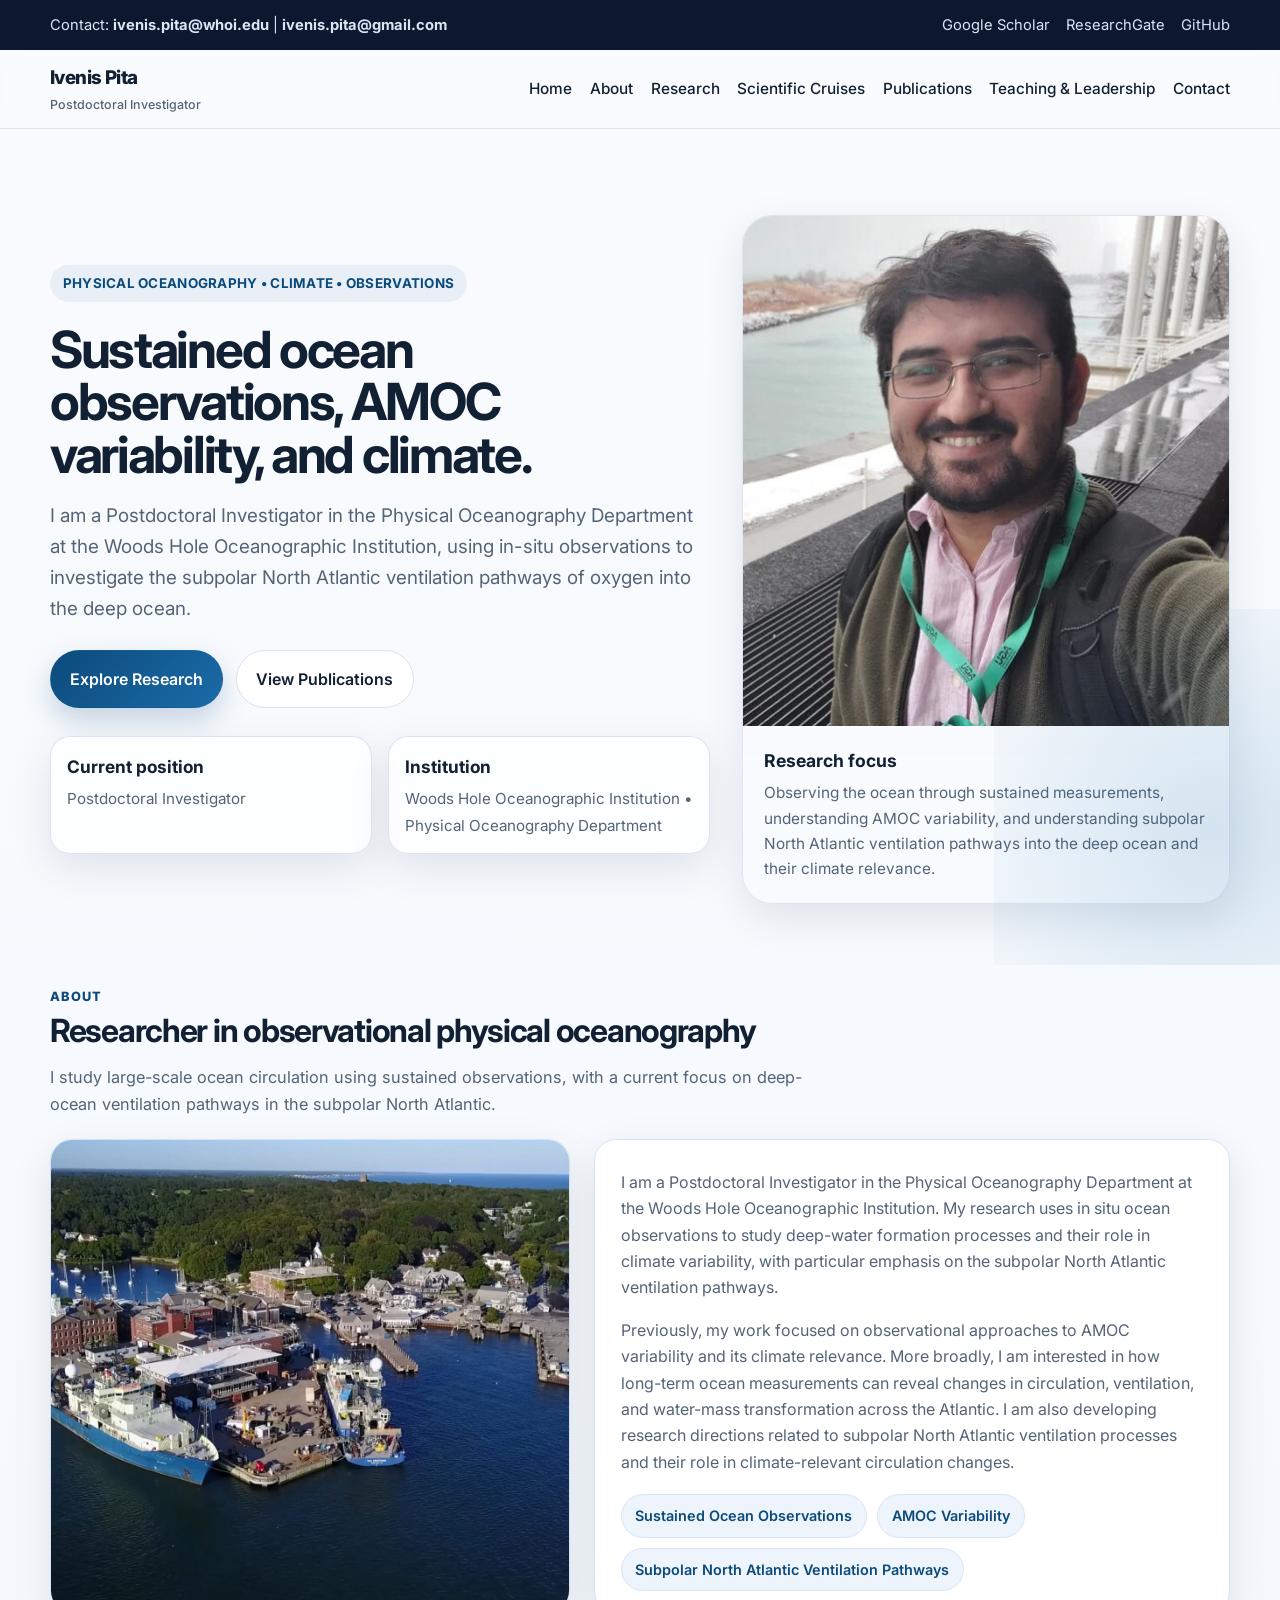
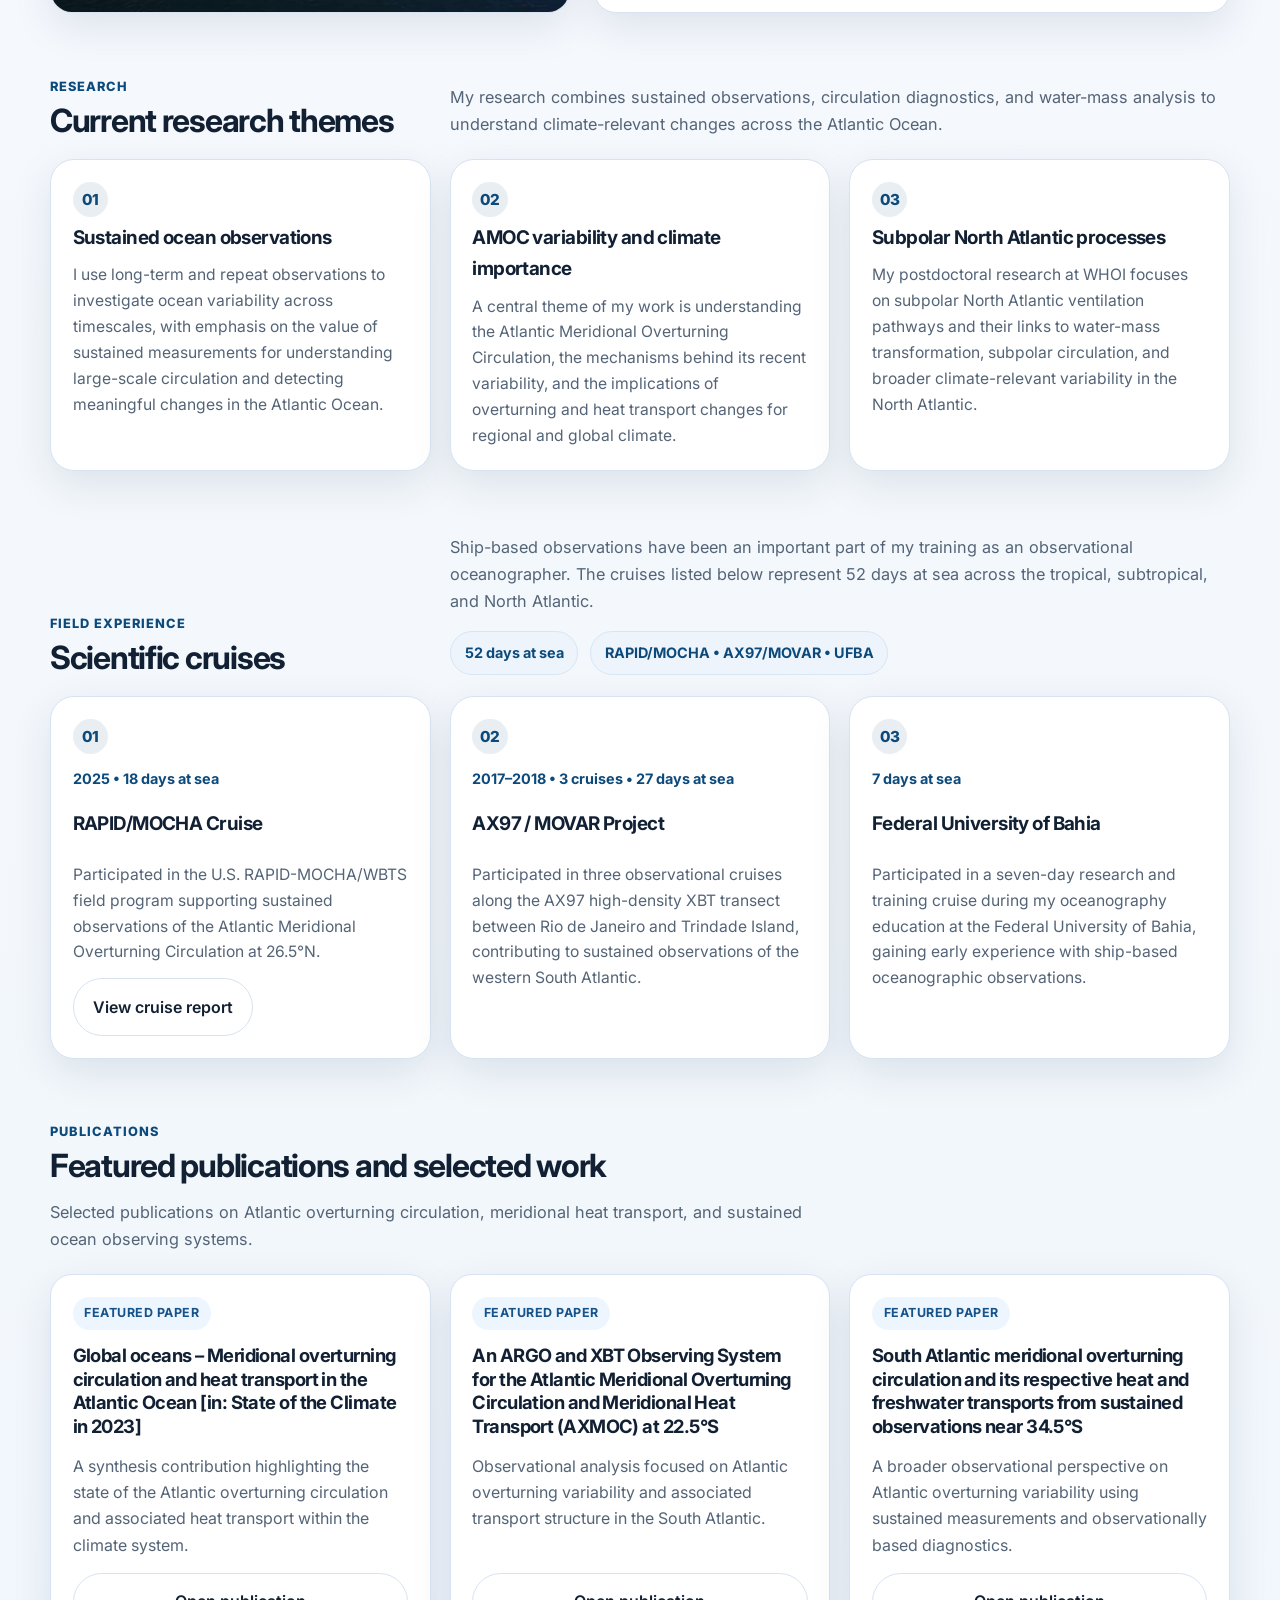
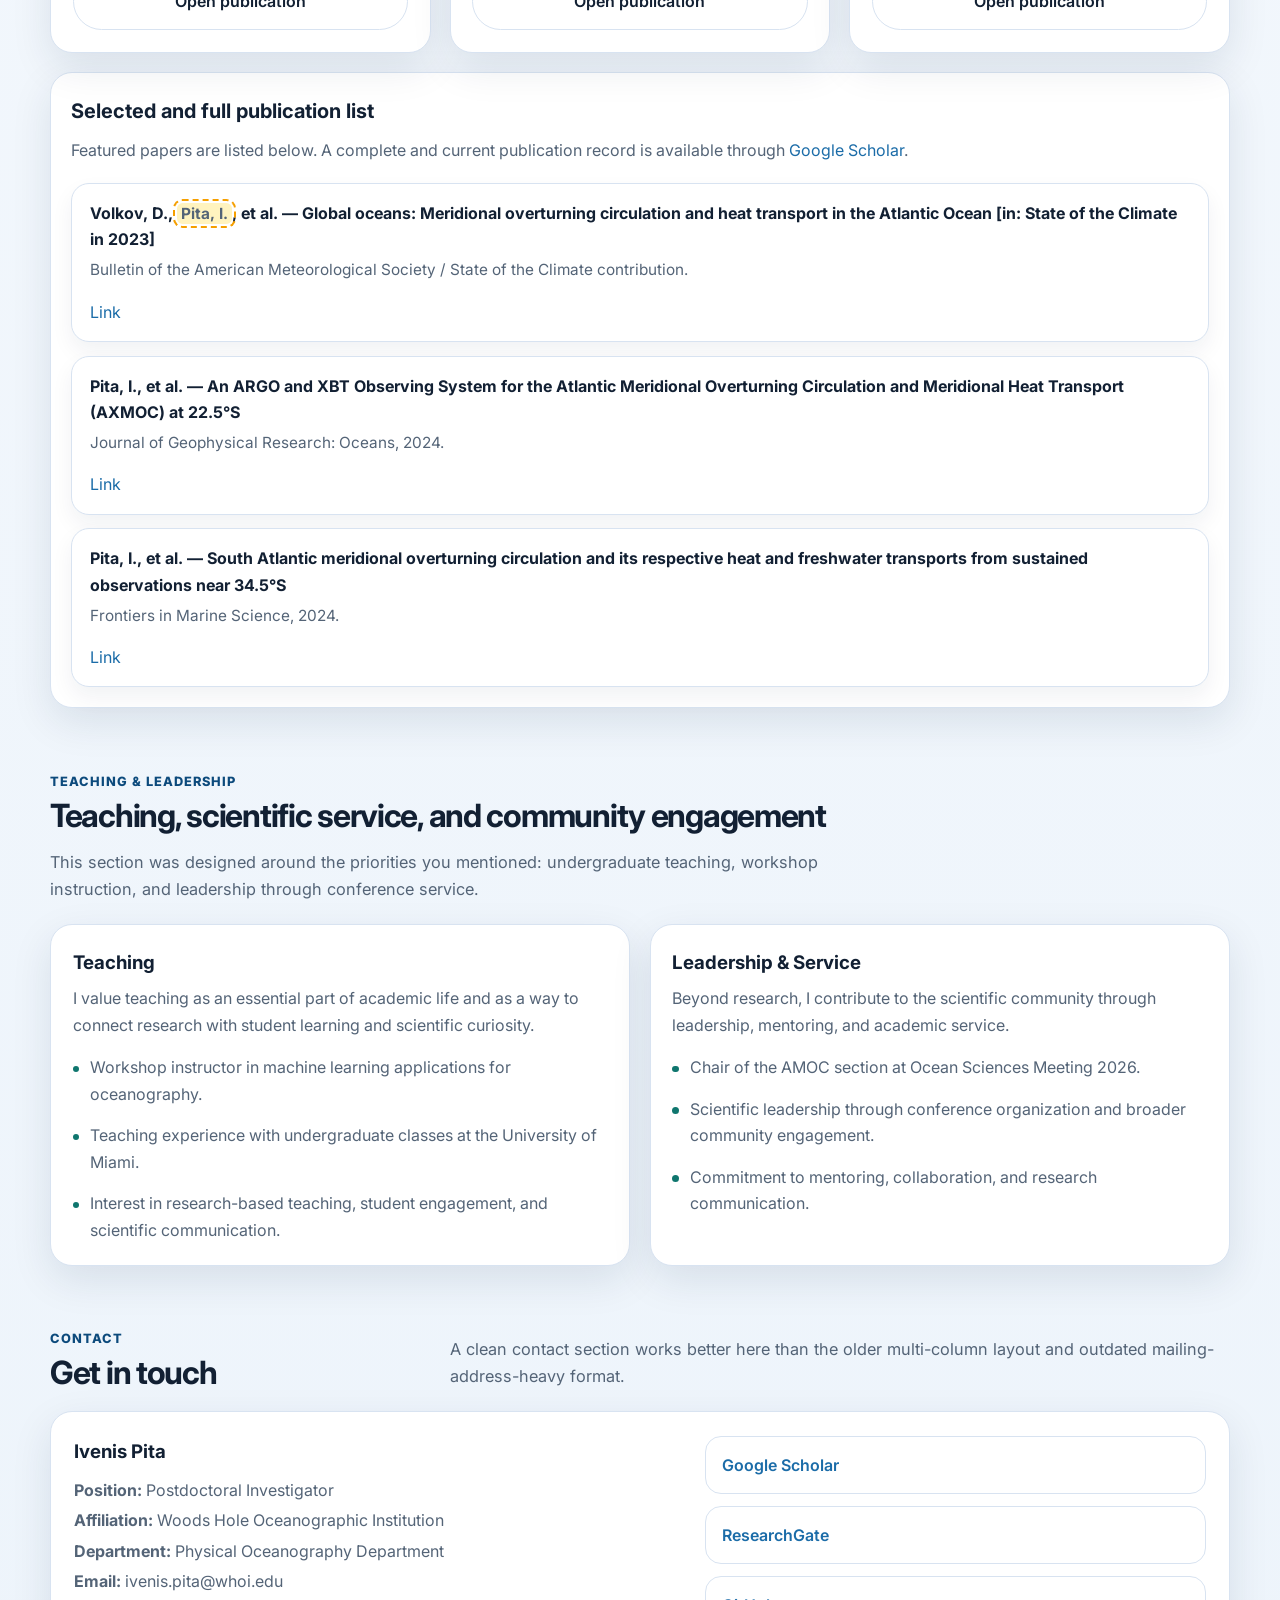
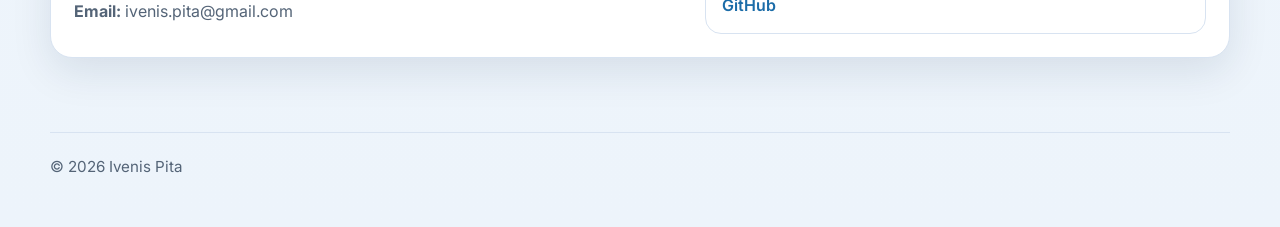
<file: index_with_scientific_cruises.html>
<!DOCTYPE html>
<html lang="en-US">
<head>
  <meta charset="UTF-8">
  <meta name="viewport" content="width=device-width, initial-scale=1.0" />
  <title>Ivenis Pita | Postdoctoral Investigator</title>
  <meta name="description" content="Academic website of Ivenis Pita, Postdoctoral Investigator in the Physical Oceanography Department at the Woods Hole Oceanographic Institution, studying the subpolar North Atlantic ventilation pathways of oxygen into the deep ocean." />
  <link rel="preconnect" href="https://fonts.googleapis.com">
  <link rel="preconnect" href="https://fonts.gstatic.com" crossorigin>
  <link href="https://fonts.googleapis.com/css2?family=Inter:wght@300;400;500;600;700;800&display=swap" rel="stylesheet">
  <style>
    :root{
      --bg:#f5f8fc;
      --surface:#ffffff;
      --surface-2:#eef4fb;
      --text:#122033;
      --muted:#546477;
      --line:#d8e3f1;
      --primary:#0c4a7c;
      --primary-2:#1b6ca8;
      --accent:#0f766e;
      --shadow:0 14px 40px rgba(11,35,66,.10);
      --radius:22px;
      --maxw:1180px;
      --highlight-bg:#fff3bf;
      --highlight-border:#f59f00;
    }

    *{box-sizing:border-box}
    html{scroll-behavior:smooth}
    body{
      margin:0;
      font-family:'Inter',system-ui,-apple-system,BlinkMacSystemFont,"Segoe UI",sans-serif;
      color:var(--text);
      background:linear-gradient(180deg,#f9fbfe 0%, #edf4fb 100%);
      line-height:1.65;
    }

    a{color:var(--primary-2);text-decoration:none}
    a:hover{text-decoration:underline}
    img{max-width:100%;display:block}

    .container{
      width:min(var(--maxw), calc(100% - 2rem));
      margin:0 auto;
    }

    .topbar{
      background:#0c1830;
      color:#dbe6f4;
      font-size:.92rem;
    }
    .topbar-inner{
      display:flex;
      justify-content:space-between;
      align-items:center;
      gap:1rem;
      padding:.8rem 0;
      flex-wrap:wrap;
    }
    .topbar .social{
      display:flex;
      gap:1rem;
      align-items:center;
    }
    .topbar a{color:#dbe6f4}

    .site-header{
      position:sticky;
      top:0;
      z-index:50;
      backdrop-filter:blur(10px);
      background:rgba(249,251,254,.82);
      border-bottom:1px solid rgba(216,227,241,.8);
    }
    .nav{
      display:flex;
      justify-content:space-between;
      align-items:center;
      gap:1rem;
      min-height:78px;
    }
    .brand{
      font-weight:800;
      letter-spacing:-.03em;
      font-size:1.18rem;
      color:var(--text);
    }
    .brand small{
      display:block;
      font-weight:500;
      color:var(--muted);
      font-size:.78rem;
      letter-spacing:0;
      margin-top:.12rem;
    }
    .nav-links{
      display:flex;
      gap:1.1rem;
      align-items:center;
      flex-wrap:wrap;
      justify-content:flex-end;
    }
    .nav-links a{
      color:var(--text);
      font-weight:500;
      font-size:.96rem;
    }
    .button{
      display:inline-flex;
      align-items:center;
      justify-content:center;
      gap:.5rem;
      padding:.92rem 1.2rem;
      border-radius:999px;
      border:1px solid transparent;
      font-weight:600;
      transition:.2s ease;
      box-shadow:none;
    }
    .button:hover{text-decoration:none; transform:translateY(-1px)}
    .button-primary{
      background:linear-gradient(135deg,var(--primary),var(--primary-2));
      color:white;
      box-shadow:0 12px 28px rgba(12,74,124,.22);
    }
    .button-secondary{
      background:white;
      color:var(--text);
      border-color:var(--line);
    }

    .hero{
      padding:5.4rem 0 3.8rem;
      position:relative;
      overflow:hidden;
    }
    .hero::before{
      content:"";
      position:absolute;
      inset:auto -12% -10% auto;
      width:440px;
      height:440px;
      background:radial-gradient(circle at center, rgba(27,108,168,.16), rgba(27,108,168,0));
      pointer-events:none;
    }
    .hero-grid{
      display:grid;
      grid-template-columns:1.15fr .85fr;
      gap:2rem;
      align-items:center;
    }
    .eyebrow{
      display:inline-flex;
      align-items:center;
      gap:.5rem;
      padding:.45rem .8rem;
      border-radius:999px;
      background:rgba(27,108,168,.08);
      color:var(--primary);
      font-weight:700;
      font-size:.84rem;
      letter-spacing:.02em;
      text-transform:uppercase;
      margin-bottom:1.2rem;
    }
    h1{
      margin:.1rem 0 1rem;
      font-size:clamp(2.45rem, 4vw, 4.6rem);
      line-height:1.03;
      letter-spacing:-.045em;
    }
    .hero-subtitle{
      font-size:1.18rem;
      color:var(--muted);
      max-width:700px;
      margin-bottom:1.6rem;
    }
    .hero-meta{
      display:grid;
      grid-template-columns:repeat(2, minmax(0,1fr));
      gap:1rem;
      margin-top:1.8rem;
    }
    .stat{
      background:rgba(255,255,255,.75);
      border:1px solid rgba(216,227,241,.9);
      box-shadow:var(--shadow);
      border-radius:20px;
      padding:1rem 1rem .95rem;
    }
    .stat strong{
      display:block;
      font-size:1.08rem;
      margin-bottom:.2rem;
    }
    .stat span{
      color:var(--muted);
      font-size:.95rem;
    }

    .hero-card{
      background:linear-gradient(180deg, rgba(255,255,255,.97), rgba(247,250,254,.94));
      border:1px solid rgba(216,227,241,.85);
      border-radius:30px;
      box-shadow:var(--shadow);
      overflow:hidden;
    }
    .hero-card img{
      width:100%;
      aspect-ratio:4/4.2;
      object-fit:cover;
    }
    .hero-card-content{
      padding:1.2rem 1.3rem 1.35rem;
    }
    .hero-card-content h3{
      margin:0 0 .35rem;
      font-size:1.1rem;
    }
    .hero-card-content p{
      margin:0;
      color:var(--muted);
      font-size:.96rem;
    }

    main section{
      padding:1.3rem 0 2.6rem;
    }

    .section-header{
      display:flex;
      justify-content:space-between;
      gap:1rem;
      align-items:end;
      margin-bottom:1.35rem;
      flex-wrap:wrap;
    }
    .section-kicker{
      color:var(--primary);
      text-transform:uppercase;
      letter-spacing:.08em;
      font-weight:800;
      font-size:.8rem;
      margin-bottom:.45rem;
      display:block;
    }
    h2{
      margin:0;
      font-size:clamp(1.7rem, 2.5vw, 2.6rem);
      letter-spacing:-.04em;
      line-height:1.05;
    }
    .section-intro{
      color:var(--muted);
      max-width:780px;
      margin:0;
      font-size:1.02rem;
    }

    .panel{
      background:var(--surface);
      border:1px solid var(--line);
      border-radius:var(--radius);
      box-shadow:var(--shadow);
    }

    .about-grid{
      display:grid;
      grid-template-columns:.9fr 1.1fr;
      gap:1.5rem;
      align-items:stretch;
    }
    .about-image{
      min-height:420px;
      overflow:hidden;
      border-radius:var(--radius);
    }
    .about-image img{
      width:100%;
      height:100%;
      object-fit:cover;
    }
    .about-text{
      padding:1.6rem 1.6rem 1.3rem;
    }
    .about-text p{
      margin:.2rem 0 1rem;
      color:var(--muted);
      font-size:1rem;
    }
    .tag-list{
      display:flex;
      flex-wrap:wrap;
      gap:.65rem;
      margin-top:1.2rem;
    }
    .tag{
      display:inline-flex;
      padding:.55rem .85rem;
      border-radius:999px;
      background:var(--surface-2);
      color:var(--primary);
      font-weight:600;
      font-size:.9rem;
      border:1px solid #d8e5f3;
    }

    .grid-3{
      display:grid;
      grid-template-columns:repeat(3, minmax(0,1fr));
      gap:1.2rem;
    }
    .card{
      background:var(--surface);
      border:1px solid var(--line);
      border-radius:24px;
      box-shadow:var(--shadow);
      padding:1.35rem;
      height:100%;
    }
    .card h3{
      margin:.3rem 0 .6rem;
      font-size:1.18rem;
      letter-spacing:-.03em;
    }
    .card p{
      margin:0;
      color:var(--muted);
      font-size:.98rem;
    }
    .card-number{
      width:2.2rem;
      height:2.2rem;
      border-radius:999px;
      display:grid;
      place-items:center;
      background:rgba(12,74,124,.09);
      color:var(--primary);
      font-weight:800;
      font-size:.95rem;
    }

    .cruise-summary{
      display:flex;
      gap:.75rem;
      flex-wrap:wrap;
      margin-top:1rem;
    }
    .cruise-stat{
      display:inline-flex;
      align-items:center;
      gap:.45rem;
      padding:.58rem .85rem;
      border-radius:999px;
      background:var(--surface-2);
      color:var(--primary);
      border:1px solid #d8e5f3;
      font-weight:700;
      font-size:.9rem;
    }
    .cruise-card{
      display:flex;
      flex-direction:column;
      gap:.8rem;
    }
    .cruise-card .cruise-meta{
      color:var(--primary);
      font-weight:700;
      font-size:.9rem;
    }
    .cruise-card .button{
      align-self:flex-start;
      margin-top:auto;
    }

    .featured-grid{
      display:grid;
      grid-template-columns:repeat(3, minmax(0,1fr));
      gap:1.2rem;
    }
    .pub-card{
      padding:1.35rem;
      display:flex;
      flex-direction:column;
      gap:.9rem;
    }
    .pub-type{
      display:inline-flex;
      align-self:flex-start;
      background:#edf5ff;
      color:#15538a;
      font-weight:700;
      border-radius:999px;
      padding:.38rem .72rem;
      font-size:.78rem;
      text-transform:uppercase;
      letter-spacing:.04em;
    }
    .pub-card h3{
      margin:0;
      font-size:1.15rem;
      line-height:1.28;
      letter-spacing:-.03em;
    }
    .pub-card p{
      margin:0;
      color:var(--muted);
      flex:1;
    }

    .pub-list{
      margin-top:1.2rem;
      display:grid;
      gap:.85rem;
    }
    .pub-item{
      padding:1rem 1.15rem;
      border-radius:18px;
      background:white;
      border:1px solid var(--line);
      display:flex;
      justify-content:space-between;
      gap:1rem;
      align-items:flex-start;
      flex-wrap:wrap;
      box-shadow:0 10px 22px rgba(11,35,66,.06);
    }
    .pub-item strong{
      display:block;
      margin-bottom:.22rem;
    }
    .pub-item span{
      color:var(--muted);
      font-size:.96rem;
    }

    .two-col{
      display:grid;
      grid-template-columns:1fr 1fr;
      gap:1.2rem;
    }
    .list-clean{
      display:grid;
      gap:.95rem;
      margin:1rem 0 0;
      padding:0;
      list-style:none;
    }
    .list-clean li{
      position:relative;
      padding-left:1.1rem;
      color:var(--muted);
    }
    .list-clean li::before{
      content:"";
      position:absolute;
      left:0;
      top:.72rem;
      width:.42rem;
      height:.42rem;
      border-radius:999px;
      background:var(--accent);
    }

    .contact-card{
      padding:1.45rem;
    }
    .contact-grid{
      display:grid;
      grid-template-columns:1.1fr .9fr;
      gap:1.2rem;
    }
    .contact-info p{
      margin:.25rem 0;
      color:var(--muted);
    }
    .contact-links{
      display:grid;
      gap:.7rem;
    }
    .contact-link{
      padding:.95rem 1rem;
      border-radius:16px;
      border:1px solid var(--line);
      background:#fff;
      font-weight:600;
    }

    .highlight{
      background:var(--highlight-bg) !important;
      border:2px dashed var(--highlight-border) !important;
      position:relative;
    }
    .highlight-inline{
      background:var(--highlight-bg);
      outline:2px dashed var(--highlight-border);
      outline-offset:2px;
      padding:.05rem .25rem;
      border-radius:.35rem;
    }

    footer{
      padding:2rem 0 3rem;
      color:var(--muted);
      font-size:.95rem;
    }
    .footer-inner{
      display:flex;
      justify-content:space-between;
      gap:1rem;
      flex-wrap:wrap;
      border-top:1px solid var(--line);
      padding-top:1.3rem;
    }

    @media (max-width: 980px){
      .hero-grid,
      .about-grid,
      .contact-grid,
      .two-col,
      .featured-grid,
      .grid-3{
        grid-template-columns:1fr;
      }
      .hero-meta{
        grid-template-columns:1fr;
      }
      .nav{
        padding:1rem 0;
      }
      .nav-links{
        gap:.8rem;
      }
    }

    @media (max-width: 640px){
      .hero{
        padding-top:4.2rem;
      }
      .topbar-inner{
        padding:.9rem 0;
      }
      .brand{
        font-size:1.05rem;
      }
      .button{
        width:100%;
      }
      .hero-actions{
        display:grid;
        gap:.7rem;
      }
    }
  </style>
</head>
<body>
  <div class="topbar">
    <div class="container topbar-inner">
      <div>Contact: <strong>ivenis.pita@whoi.edu</strong> | <strong>ivenis.pita@gmail.com</strong></div>
      <div class="social">
        <a href="https://scholar.google.com/citations?user=HHpH-NsAAAAJ&hl=en" target="_blank" rel="noopener">Google Scholar</a>
        <a href="https://www.researchgate.net/profile/Ivenis_Pita2" target="_blank" rel="noopener">ResearchGate</a>
        <a href="https://github.com/ivenispita" target="_blank" rel="noopener">GitHub</a>
        <!-- <a href="https://www.instagram.com/ivenispita" target="_blank" rel="noopener">Instagram</a> -->
      </div>
    </div>
  </div>

  <header class="site-header">
    <div class="container nav">
      <div class="brand">
        Ivenis Pita
        <small>Postdoctoral Investigator</small>
      </div>
      <nav class="nav-links" aria-label="Main navigation">
        <a href="#home">Home</a>
        <a href="#about">About</a>
        <a href="#research">Research</a>
        <a href="#cruises">Scientific Cruises</a>
        <a href="#publications">Publications</a>
        <a href="#teaching">Teaching & Leadership</a>
        <a href="#contact">Contact</a>
      </nav>
    </div>
  </header>

  <main>
    <section id="home" class="hero">
      <div class="container hero-grid">
        <div>
          <div class="eyebrow">Physical Oceanography • Climate • Observations</div>
          <h1>Sustained ocean observations, AMOC variability, and climate.</h1>
          <p class="hero-subtitle">
            I am a Postdoctoral Investigator in the Physical Oceanography Department at the Woods Hole Oceanographic Institution, using in-situ observations to investigate the subpolar North Atlantic ventilation pathways of oxygen into the deep ocean.
          </p>
          <div class="hero-actions" style="display:flex; gap:.8rem; flex-wrap:wrap;">
            <a class="button button-primary" href="#research">Explore Research</a>
            <a class="button button-secondary" href="#publications">View Publications</a>
          </div>
          <div class="hero-meta">
            <div class="stat">
              <strong>Current position</strong>
              <span>Postdoctoral Investigator</span>
            </div>
            <div class="stat">
              <strong>Institution</strong>
              <span>Woods Hole Oceanographic Institution • Physical Oceanography Department</span>
            </div>
          </div>
        </div>

        <aside class="hero-card">
          <img src="img/me.jpg" alt="Portrait of Ivenis Pita">
          <div class="hero-card-content">
            <h3>Research focus</h3>
            <p>
              Observing the ocean through sustained measurements, understanding AMOC variability, and understanding subpolar North Atlantic ventilation pathways into the deep ocean and their climate relevance.
            </p>
          </div>
        </aside>
      </div>
    </section>

    <section id="about">
      <div class="container">
        <div class="section-header">
          <div>
            <span class="section-kicker">About</span>
            <h2>Researcher in observational physical oceanography</h2>
          </div>
          <p class="section-intro">
            I study large-scale ocean circulation using sustained observations, with a current focus on deep-ocean ventilation pathways in the subpolar North Atlantic.
          </p>
        </div>

        <div class="about-grid">
          <div class="about-image panel">
            <img src="img/whoi.jpg" alt="WHOI">
          </div>
          <article class="about-text panel">
            <p>
              I am a Postdoctoral Investigator in the Physical Oceanography Department at the Woods Hole Oceanographic Institution. My research uses in situ ocean observations to study deep-water formation processes and their role in climate variability, with particular emphasis on the subpolar North Atlantic ventilation pathways.
            </p>
            <p>
              Previously, my work focused on observational approaches to AMOC variability and its climate relevance. More broadly, I am interested in how long-term ocean measurements can reveal changes in circulation, ventilation, and water-mass transformation across the Atlantic. I am also developing research directions related to subpolar North Atlantic ventilation processes and their role in climate-relevant circulation changes.
            </p>

            <div class="tag-list">
              <span class="tag">Sustained Ocean Observations</span>
              <span class="tag">AMOC Variability</span>
              <span class="tag">Subpolar North Atlantic Ventilation Pathways</span>
            </div>
          </article>
        </div>
      </div>
    </section>

    <section id="research">
      <div class="container">
        <div class="section-header">
          <div>
            <span class="section-kicker">Research</span>
            <h2>Current research themes</h2>
          </div>
          <p class="section-intro">
            My research combines sustained observations, circulation diagnostics, and water-mass analysis to understand climate-relevant changes across the Atlantic Ocean.
          </p>
        </div>

        <div class="grid-3">
          <article class="card">
            <div class="card-number">01</div>
            <h3>Sustained ocean observations</h3>
            <p>
              I use long-term and repeat observations to investigate ocean variability across timescales, with emphasis on the value of sustained measurements for understanding large-scale circulation and detecting meaningful changes in the Atlantic Ocean.
            </p>
          </article>

          <article class="card">
            <div class="card-number">02</div>
            <h3>AMOC variability and climate importance</h3>
            <p>
              A central theme of my work is understanding the Atlantic Meridional Overturning Circulation, the mechanisms behind its recent variability, and the implications of overturning and heat transport changes for regional and global climate.
            </p>
          </article>

          <article class="card">
            <div class="card-number">03</div>
            <h3>Subpolar North Atlantic processes</h3>
            <p>
              My postdoctoral research at WHOI focuses on subpolar North Atlantic ventilation pathways and their links to water-mass transformation, subpolar circulation, and broader climate-relevant variability in the North Atlantic.
            </p>
          </article>
        </div>
      </div>
    </section>

    <section id="cruises">
      <div class="container">
        <div class="section-header">
          <div>
            <span class="section-kicker">Field Experience</span>
            <h2>Scientific cruises</h2>
          </div>
          <div>
            <p class="section-intro">
              Ship-based observations have been an important part of my training as an observational oceanographer. The cruises listed below represent 52 days at sea across the tropical, subtropical, and North Atlantic.
            </p>
            <div class="cruise-summary" aria-label="Cruise experience summary">
              <span class="cruise-stat">52 days at sea</span>
              <span class="cruise-stat">RAPID/MOCHA • AX97/MOVAR • UFBA</span>
            </div>
          </div>
        </div>

        <div class="grid-3">
          <article class="card cruise-card">
            <div class="card-number">01</div>
            <div class="cruise-meta">2025 • 18 days at sea</div>
            <h3>RAPID/MOCHA Cruise</h3>
            <p>
              Participated in the U.S. RAPID-MOCHA/WBTS field program supporting sustained observations of the Atlantic Meridional Overturning Circulation at 26.5°N.
            </p>
            <a class="button button-secondary" href="https://scholarship.miami.edu/esploro/outputs/report/Cruise-Report-for-the-US-Rapid-MOCHA-WBTS/991032629435302976" target="_blank" rel="noopener">View cruise report</a>
          </article>

          <article class="card cruise-card">
            <div class="card-number">02</div>
            <div class="cruise-meta">2017–2018 • 3 cruises • 27 days at sea</div>
            <h3>AX97 / MOVAR Project</h3>
            <p>
              Participated in three observational cruises along the AX97 high-density XBT transect between Rio de Janeiro and Trindade Island, contributing to sustained observations of the western South Atlantic.
            </p>
            <!-- TODO: Add the MOVAR cruise certificate PDF to the repository and place its link here. -->
          </article>

          <article class="card cruise-card">
            <div class="card-number">03</div>
            <div class="cruise-meta">7 days at sea</div>
            <h3>Federal University of Bahia</h3>
            <p>
              Participated in a seven-day research and training cruise during my oceanography education at the Federal University of Bahia, gaining early experience with ship-based oceanographic observations.
            </p>
          </article>
        </div>
      </div>
    </section>

    <section id="publications">
      <div class="container">
        <div class="section-header">
          <div>
            <span class="section-kicker">Publications</span>
            <h2>Featured publications and selected work</h2>
          </div>
          <p class="section-intro">
            Selected publications on Atlantic overturning circulation, meridional heat transport, and sustained ocean observing systems.
          </p>
        </div>

        <div class="featured-grid">
          <article class="panel pub-card">
            <span class="pub-type">Featured paper</span>
            <h3>Global oceans – Meridional overturning circulation and heat transport in the Atlantic Ocean [in: State of the Climate in 2023]</h3>
            <p>
              A synthesis contribution highlighting the state of the Atlantic overturning circulation and associated heat transport within the climate system.
            </p>
            <a class="button button-secondary" href="https://doi.org/10.1175/BAMS-D-24-0100.1" target="_blank" rel="noopener">Open publication</a>
          </article>

          <article class="panel pub-card">
            <span class="pub-type">Featured paper</span>
            <h3>An ARGO and XBT Observing System for the Atlantic Meridional Overturning Circulation and Meridional Heat Transport (AXMOC) at 22.5°S</h3>
            <p>
              Observational analysis focused on Atlantic overturning variability and associated transport structure in the South Atlantic.
            </p>
            <a class="button button-secondary" href="https://agupubs.onlinelibrary.wiley.com/doi/abs/10.1029/2023JC020010" target="_blank" rel="noopener">Open publication</a>
          </article>

          <article class="panel pub-card">
            <span class="pub-type">Featured paper</span>
            <h3>South Atlantic meridional overturning circulation and its respective heat and freshwater transports from sustained observations near 34.5°S</h3>
            <p>
              A broader observational perspective on Atlantic overturning variability using sustained measurements and observationally based diagnostics.
            </p>
            <a class="button button-secondary" href="https://www.frontiersin.org/journals/marine-science/articles/10.3389/fmars.2024.1474133/full" target="_blank" rel="noopener">Open publication</a>
          </article>
        </div>

        <div class="panel" style="padding:1.25rem; margin-top:1.2rem;">
          <h3 style="margin:.1rem 0 .6rem; font-size:1.25rem;">Selected and full publication list</h3>
          <p style="margin:0 0 1rem; color:var(--muted);">
            Featured papers are listed below. A complete and current publication record is available through <a href="https://scholar.google.com/citations?user=HHpH-NsAAAAJ&hl=en" target="_blank" rel="noopener">Google Scholar</a>.
          </p>

          <div class="pub-list">
            <div class="pub-item">
              <div>
                <strong>Volkov, D., <span class="highlight-inline">Pita, I.</span>, et al. — Global oceans: Meridional overturning circulation and heat transport in the Atlantic Ocean [in: State of the Climate in 2023]</strong>
                <span>Bulletin of the American Meteorological Society / State of the Climate contribution.</span>
              </div>
              <a href="https://doi.org/10.1175/BAMS-D-24-0100.1" target="_blank" rel="noopener">Link</a>
            </div>

            <div class="pub-item">
              <div>
                <strong>Pita, I., et al. — An ARGO and XBT Observing System for the Atlantic Meridional Overturning Circulation and Meridional Heat Transport (AXMOC) at 22.5°S</strong>
                <span>Journal of Geophysical Research: Oceans, 2024.</span>
              </div>
              <a href="https://agupubs.onlinelibrary.wiley.com/doi/abs/10.1029/2023JC020010" target="_blank" rel="noopener">Link</a>
            </div>

            <div class="pub-item">
              <div>
                <strong>Pita, I., et al. — South Atlantic meridional overturning circulation and its respective heat and freshwater transports from sustained observations near 34.5°S</strong>
                <span>Frontiers in Marine Science, 2024.</span>
              </div>
              <a href="https://www.frontiersin.org/journals/marine-science/articles/10.3389/fmars.2024.1474133/full" target="_blank" rel="noopener">Link</a>
            </div>
          </div>
        </div>
      </div>
    </section>

    <section id="teaching">
      <div class="container">
        <div class="section-header">
          <div>
            <span class="section-kicker">Teaching & Leadership</span>
            <h2>Teaching, scientific service, and community engagement</h2>
          </div>
          <p class="section-intro">
            This section was designed around the priorities you mentioned: undergraduate teaching, workshop instruction, and leadership through conference service.
          </p>
        </div>

        <div class="two-col">
          <article class="panel" style="padding:1.35rem;">
            <h3 style="margin:.1rem 0 .4rem;">Teaching</h3>
            <p style="margin:0; color:var(--muted);">
              I value teaching as an essential part of academic life and as a way to connect research with student learning and scientific curiosity.
            </p>
            <ul class="list-clean">
              <li>Workshop instructor in machine learning applications for oceanography.</li>
              <li>Teaching experience with undergraduate classes at the University of Miami.</li>
              <li>Interest in research-based teaching, student engagement, and scientific communication.</li>
            </ul>
          </article>

          <article class="panel" style="padding:1.35rem;">
            <h3 style="margin:.1rem 0 .4rem;">Leadership & Service</h3>
            <p style="margin:0; color:var(--muted);">
              Beyond research, I contribute to the scientific community through leadership, mentoring, and academic service.
            </p>
            <ul class="list-clean">
              <li>Chair of the AMOC section at Ocean Sciences Meeting 2026.</li>
              <li>Scientific leadership through conference organization and broader community engagement.</li>
              <li>Commitment to mentoring, collaboration, and research communication.</li>
            </ul>
          </article>
        </div>
      </div>
    </section>

    <section id="contact">
      <div class="container">
        <div class="section-header">
          <div>
            <span class="section-kicker">Contact</span>
            <h2>Get in touch</h2>
          </div>
          <p class="section-intro">
            A clean contact section works better here than the older multi-column layout and outdated mailing-address-heavy format.
          </p>
        </div>

        <div class="panel contact-card">
          <div class="contact-grid">
            <div class="contact-info">
              <h3 style="margin:.1rem 0 .55rem;">Ivenis Pita</h3>
              <p><strong>Position:</strong> Postdoctoral Investigator</p>
              <p><strong>Affiliation:</strong> Woods Hole Oceanographic Institution</p>
              <p><strong>Department:</strong> Physical Oceanography Department</p>
              <p><strong>Email:</strong> ivenis.pita@whoi.edu</p>
              <p><strong>Email:</strong> ivenis.pita@gmail.com</p>
            </div>

            <div class="contact-links">
              <a class="contact-link" href="https://scholar.google.com/citations?user=HHpH-NsAAAAJ&hl=en" target="_blank" rel="noopener">Google Scholar</a>
              <a class="contact-link" href="https://www.researchgate.net/profile/Ivenis_Pita2" target="_blank" rel="noopener">ResearchGate</a>
              <a class="contact-link" href="https://github.com/ivenispita" target="_blank" rel="noopener">GitHub</a>
            </div>
          </div>
        </div>
      </div>
    </section>
  </main>

  <footer>
    <div class="container footer-inner">
      <div>© 2026 Ivenis Pita</div>
    </div>
  </footer>
</body>
</html>
</file>
